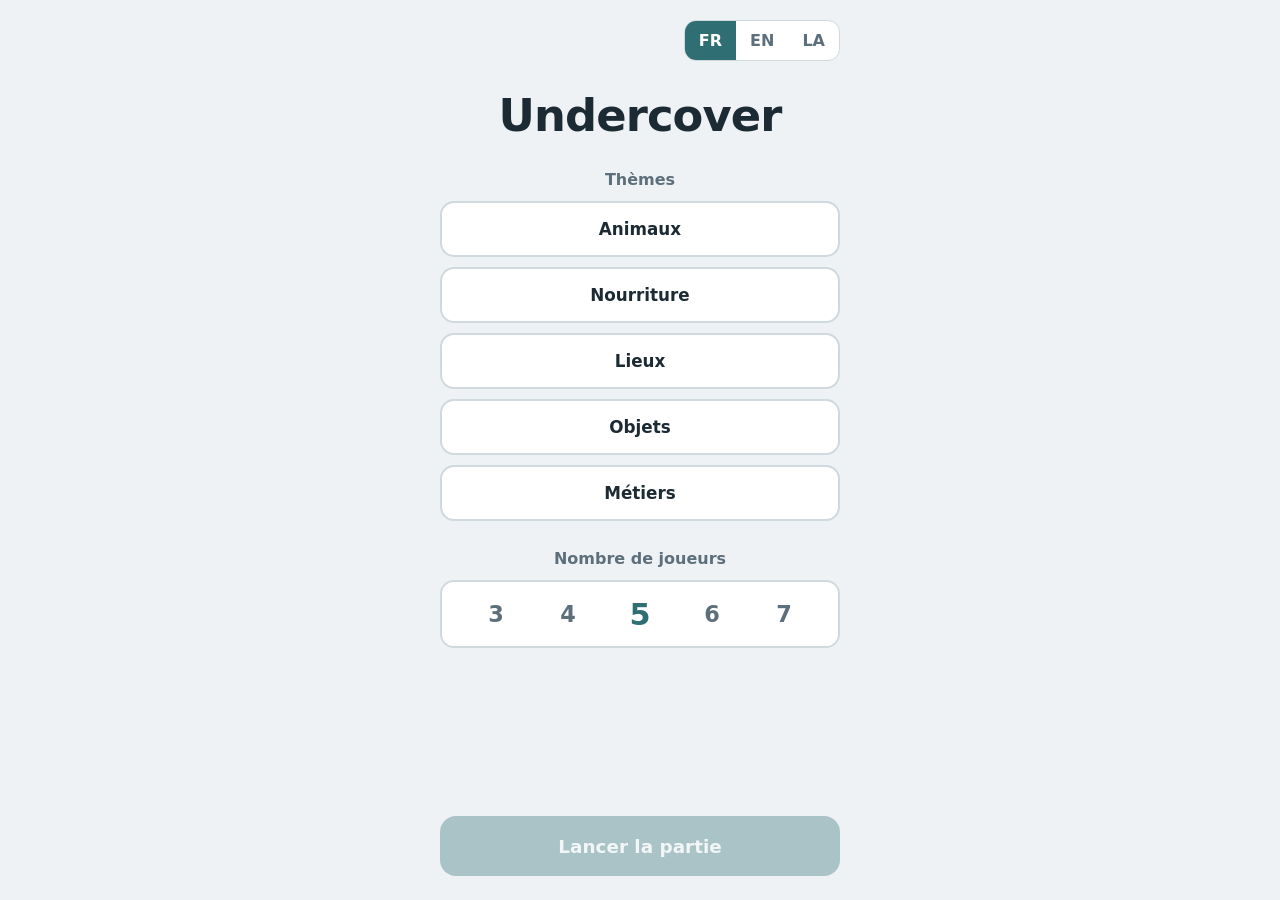
<file: Undercover/index.html>
<!DOCTYPE html>
<html lang="fr">
<head>
  <meta charset="UTF-8">
  <meta name="viewport" content="width=device-width, initial-scale=1, viewport-fit=cover">
  <meta name="theme-color" content="#eef2f4">
  <title>Undercover</title>
  <link rel="stylesheet" href="css/style.css">
</head>
<body class="light">

  <!-- Page [accueil] -->
  <main id="home" class="screen">
    <header class="topbar">
      <div class="langs" role="group" aria-label="Langue">
        <button class="lang" data-lang="fr">FR</button>
        <button class="lang" data-lang="en">EN</button>
        <button class="lang" data-lang="la">LA</button>
      </div>
    </header>
    <h1 id="title">Undercover</h1>

    <section>
      <h2 data-i18n="themes">Thèmes</h2>
      <div id="themes" class="themes"></div>
    </section>

    <section>
      <h2 data-i18n="players">Joueurs</h2>
      <div id="wheel" class="wheel" aria-label="Nombre de joueurs"></div>
    </section>

    <button id="start" class="btn primary" disabled data-i18n="start">Lancer la partie</button>
    <p id="error" class="error" hidden></p>
  </main>

  <!-- Page [joueur] -->
  <main id="player" class="screen" hidden>
    <h1 id="player-name"></h1>
    <button id="see" class="btn primary" data-i18n="see">Voir le mot</button>
  </main>

  <!-- Page [mot] -->
  <main id="word" class="screen" hidden>
    <p id="word-text" class="word"></p>
    <button id="next" class="btn primary" data-i18n="next">Suivant</button>
  </main>

  <!-- Page [rejouer] -->
  <main id="end" class="screen" hidden>
    <h1 data-i18n="done">Tout le monde a son mot</h1>
    <button id="replay" class="btn primary" data-i18n="replay">Rejouer</button>
    <button id="back" class="btn secondary" data-i18n="home">Accueil</button>
  </main>

  <script src="js/i18n.js"></script>
  <script src="js/app.js"></script>
</body>
</html>
</file>
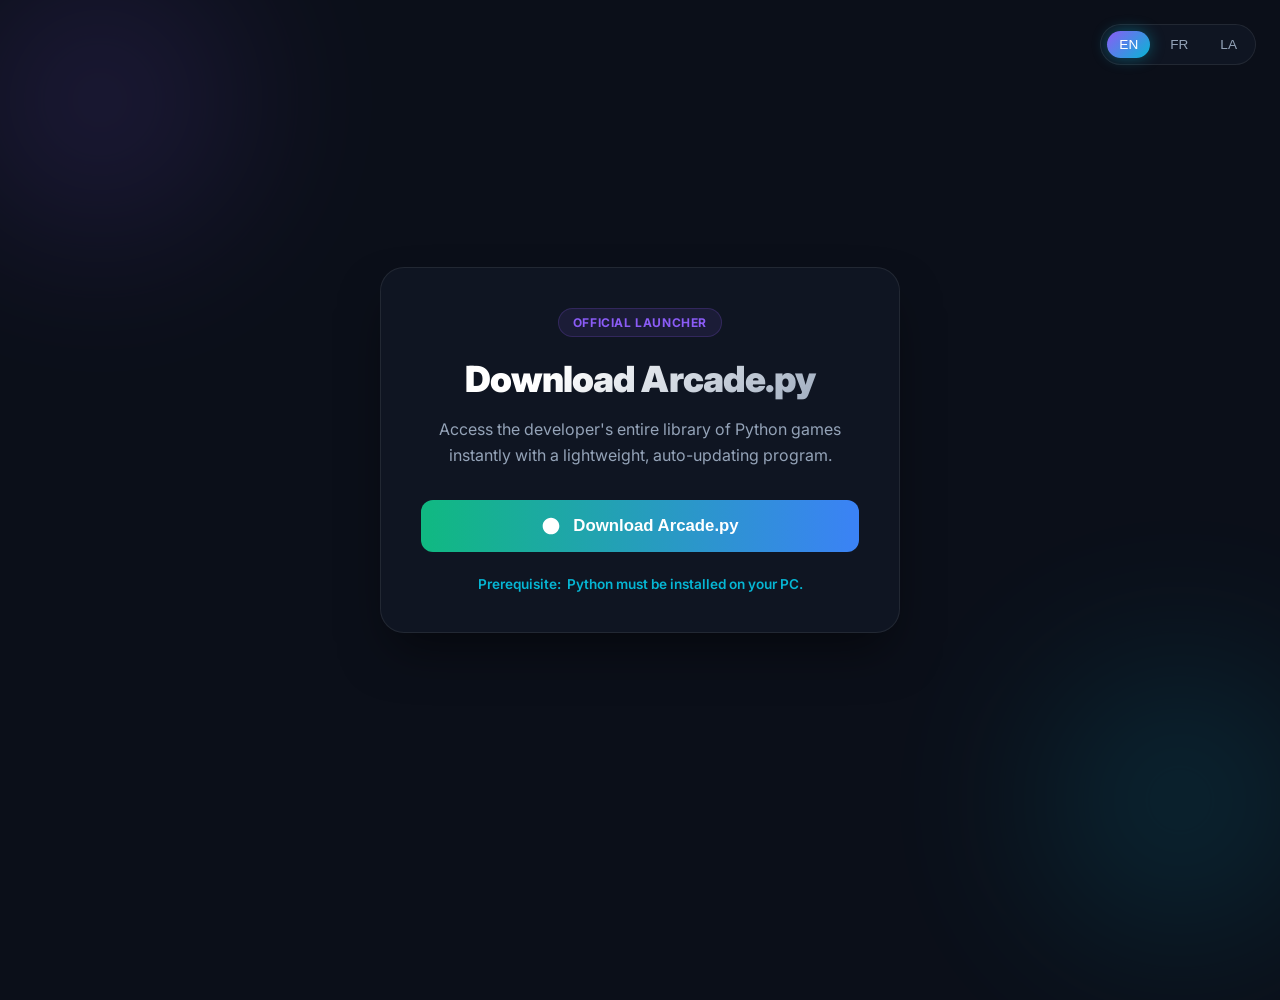
<file: Arcade.html>
<!DOCTYPE html>
<html lang="en">
<head>
    <meta charset="UTF-8">
    <meta name="viewport" content="width=device-width, initial-scale=1.0">
    <title>Download Arcade.py</title>
    <!-- Police Inter pour un design sobre et propre -->
    <link href="https://fonts.googleapis.com/css2?family=Inter:wght@300;400;500;700;900&display=swap" rel="stylesheet">
    <style>
        :root {
            --bg-color: #0b0f19;
            --card-bg: rgba(18, 24, 38, 0.75);
            --border-color: rgba(255, 255, 255, 0.08);
            --text-primary: #f8fafc;
            --text-secondary: #94a3b8;
            --accent-1: #8b5cf6; /* Violet */
            --accent-2: #06b6d4; /* Cyan */
            --accent-3: #ec4899; /* Rose */
        }

        * {
            box-sizing: border-box;
            margin: 0;
            padding: 0;
        }

        body {
            font-family: 'Inter', sans-serif;
            background-color: var(--bg-color);
            color: var(--text-primary);
            min-height: 100vh;
            display: flex;
            flex-direction: column;
            align-items: center;
            justify-content: center;
            position: relative;
            overflow-x: hidden;
        }

        /* Effets d'arrière-plan lumineux et colorés */
        body::before {
            content: '';
            position: absolute;
            width: 400px;
            height: 400px;
            background: radial-gradient(circle, var(--accent-1) 0%, transparent 70%);
            top: -100px;
            left: -100px;
            opacity: 0.2;
            z-index: -1;
            filter: blur(80px);
        }

        body::after {
            content: '';
            position: absolute;
            width: 400px;
            height: 400px;
            background: radial-gradient(circle, var(--accent-2) 0%, transparent 70%);
            bottom: -100px;
            right: -100px;
            opacity: 0.2;
            z-index: -1;
            filter: blur(80px);
        }

        /* Sélecteur de langue */
        .lang-selector {
            position: absolute;
            top: 24px;
            right: 24px;
            display: flex;
            gap: 8px;
            background: var(--card-bg);
            padding: 6px;
            border-radius: 9999px;
            border: 1px solid var(--border-color);
            backdrop-filter: blur(12px);
        }

        .lang-btn {
            background: transparent;
            border: none;
            color: var(--text-secondary);
            padding: 6px 12px;
            font-size: 0.85rem;
            font-weight: 500;
            cursor: pointer;
            border-radius: 9999px;
            transition: all 0.2s ease;
        }

        .lang-btn.active {
            background: linear-gradient(135deg, var(--accent-1), var(--accent-2));
            color: white;
            box-shadow: 0 0 15px rgba(6, 182, 212, 0.4);
        }

        .lang-btn:hover:not(.active) {
            color: var(--text-primary);
        }

        /* Conteneur principal (Carte) */
        .container {
            width: 100%;
            max-width: 520px;
            padding: 40px;
            background: var(--card-bg);
            border: 1px solid var(--border-color);
            border-radius: 24px;
            backdrop-filter: blur(20px);
            box-shadow: 0 25px 50px -12px rgba(0, 0, 0, 0.5);
            text-align: center;
            margin: 20px;
        }

        .badge {
            display: inline-block;
            padding: 6px 14px;
            background: rgba(139, 92, 242, 0.1);
            color: var(--accent-1);
            border: 1px solid rgba(139, 92, 242, 0.2);
            border-radius: 99px;
            font-size: 0.75rem;
            font-weight: 700;
            text-transform: uppercase;
            letter-spacing: 0.05em;
            margin-bottom: 20px;
        }

        h1 {
            font-size: 2.25rem;
            font-weight: 900;
            letter-spacing: -0.025em;
            margin-bottom: 16px;
            background: linear-gradient(135deg, #fff 30%, var(--text-secondary) 100%);
            -webkit-background-clip: text;
            -webkit-text-fill-color: transparent;
        }

        p {
            color: var(--text-secondary);
            font-size: 1rem;
            line-height: 1.6;
            margin-bottom: 32px;
        }

        /* Animations de transition des couleurs du bouton */
        @keyframes spectrumCycle {
            0% { background-position: 0% 50%; }
            50% { background-position: 100% 50%; }
            100% { background-position: 0% 50%; }
        }

        @keyframes glowCycle {
            0% { box-shadow: 0 10px 25px -5px rgba(139, 92, 242, 0.4); }
            33% { box-shadow: 0 10px 25px -5px rgba(6, 182, 212, 0.4); }
            66% { box-shadow: 0 10px 25px -5px rgba(236, 72, 153, 0.4); }
            100% { box-shadow: 0 10px 25px -5px rgba(139, 92, 242, 0.4); }
        }

        /* Bouton de téléchargement stylisé avec spectre dynamique */
        .download-btn {
            display: inline-flex;
            align-items: center;
            justify-content: center;
            gap: 12px;
            width: 100%;
            padding: 16px 28px;
            background: linear-gradient(270deg, var(--accent-1), var(--accent-2), var(--accent-3), #3b82f6, #10b981);
            background-size: 400% 400%;
            animation: spectrumCycle 10s ease infinite, glowCycle 10s ease infinite;
            color: white;
            font-size: 1.05rem;
            font-weight: 600;
            text-decoration: none;
            border-radius: 12px;
            transition: transform 0.3s ease, filter 0.3s ease;
            border: none;
            cursor: pointer;
        }

        .download-btn:hover {
            transform: translateY(-2px);
            filter: brightness(1.15);
        }

        .download-btn svg {
            width: 20px;
            height: 20px;
            fill: currentColor;
            transition: transform 0.3s ease;
        }

        .download-btn:hover svg {
            transform: translateY(3px);
        }

        /* Note sur les prérequis */
        .prerequisite {
            margin-top: 24px;
            font-size: 0.85rem;
            color: var(--text-secondary);
            display: flex;
            align-items: center;
            justify-content: center;
            gap: 6px;
        }

        .prerequisite span {
            color: var(--accent-2);
            font-weight: 600;
        }
    </style>
</head>
<body>

    <!-- Sélecteur de langues -->
    <div class="lang-selector">
        <button class="lang-btn active" onclick="setLanguage('en')">EN</button>
        <button class="lang-btn" onclick="setLanguage('fr')">FR</button>
        <button class="lang-btn" onclick="setLanguage('la')">LA</button>
    </div>

    <!-- Contenu principal -->
    <div class="container">
        <div class="badge" data-i18n="badge">Official Launcher</div>
        <h1 data-i18n="title">Download Arcade.py</h1>
        <p data-i18n="description">
            Access the developer's entire library of Python games instantly with a lightweight, auto-updating program.
        </p>
        
        <!-- Bouton utilisant la fonction JS pour forcer le téléchargement -->
        <button class="download-btn" onclick="downloadFile()">
            <svg viewBox="0 0 24 24">
                <path d="M12 2C6.48 2 2 6.48 2 12s4.48 10 10 10 10-4.48 10-10S17.52 2 12 2zm1 14.59V7h-2v9.59l-3.29-3.3-1.42 1.42L12 20.42l5.71-5.71-1.42-1.42L13 16.59z"/>
            </svg>
            <span data-i18n="btnText">Download Arcade.py</span>
        </button>

        <div class="prerequisite">
            <span data-i18n="reqTitle">Prerequisite:</span> 
            <span data-i18n="reqDesc">Python must be installed on your PC.</span>
        </div>
    </div>

    <script>
        // Remplacez cette URL par votre lien brut GitHub (raw.githubusercontent.com/...)
        const GITHUB_RAW_URL = "https://raw.githubusercontent.com/carl254917-netizen/ressources/main/Arcade.py";

        async function downloadFile() {
            try {
                // Récupère le contenu du fichier via l'API fetch
                const response = await fetch(GITHUB_RAW_URL);
                if (!response.ok) throw new Error("Erreur réseau");
                
                const blob = await response.blob();
                const blobUrl = window.URL.createObjectURL(blob);
                
                // Crée un lien virtuel invisible pour déclencher le téléchargement direct
                const a = document.createElement('a');
                a.href = blobUrl;
                a.download = 'Arcade.py';
                document.body.appendChild(a);
                a.click();
                
                // Nettoyage
                document.body.removeChild(a);
                window.URL.revokeObjectURL(blobUrl);
            } catch (error) {
                // En cas de blocage CORS inattendu, bascule vers une ouverture directe
                window.open(GITHUB_RAW_URL, '_blank');
            }
        }

        // Dictionnaire des traductions
        const translations = {
            en: {
                badge: "OfficialLauncher",
                title: "Download Arcade.py",
                description: "Access the developer's entire library of Python games instantly with a lightweight, auto-updating program.",
                btnText: "Download Arcade.py",
                reqTitle: "Prerequisite:",
                reqDesc: "Python must be installed on your PC."
            },
            fr: {
                badge: "Lanceur Officiel",
                title: "Télécharger Arcade.py",
                description: "Accédez à l'intégralité des jeux Python du développeur grâce à un programme léger et auto-mis-à-jour.",
                btnText: "Télécharger Arcade.py",
                reqTitle: "Prérequis :",
                reqDesc: "Python doit être installé sur votre PC."
            },
            la: {
                badge: "Officialis Applicatio",
                title: "Demerge Arcade.py",
                description: "Totum ludorum Pythonicorum repertorium per leve et auto-renovatum programma statim accede.",
                btnText: "Demerge Arcade.py",
                reqTitle: "Praerequisitum:",
                reqDesc: "Python in computatro tuo installatum esse debet."
            }
        };

        function setLanguage(lang) {
            document.querySelectorAll("[data-i18n]").forEach(element => {
                const key = element.getAttribute("data-i18n");
                if (translations[lang] && translations[lang][key]) {
                    element.textContent = translations[lang][key];
                }
            });

            document.querySelectorAll(".lang-btn").forEach(btn => {
                btn.classList.remove("active");
                if (btn.textContent.toLowerCase() === lang) {
                    btn.classList.add("active");
                }
            });

            document.documentElement.lang = lang;
        }
    </script>
</body>
</html>
</file>
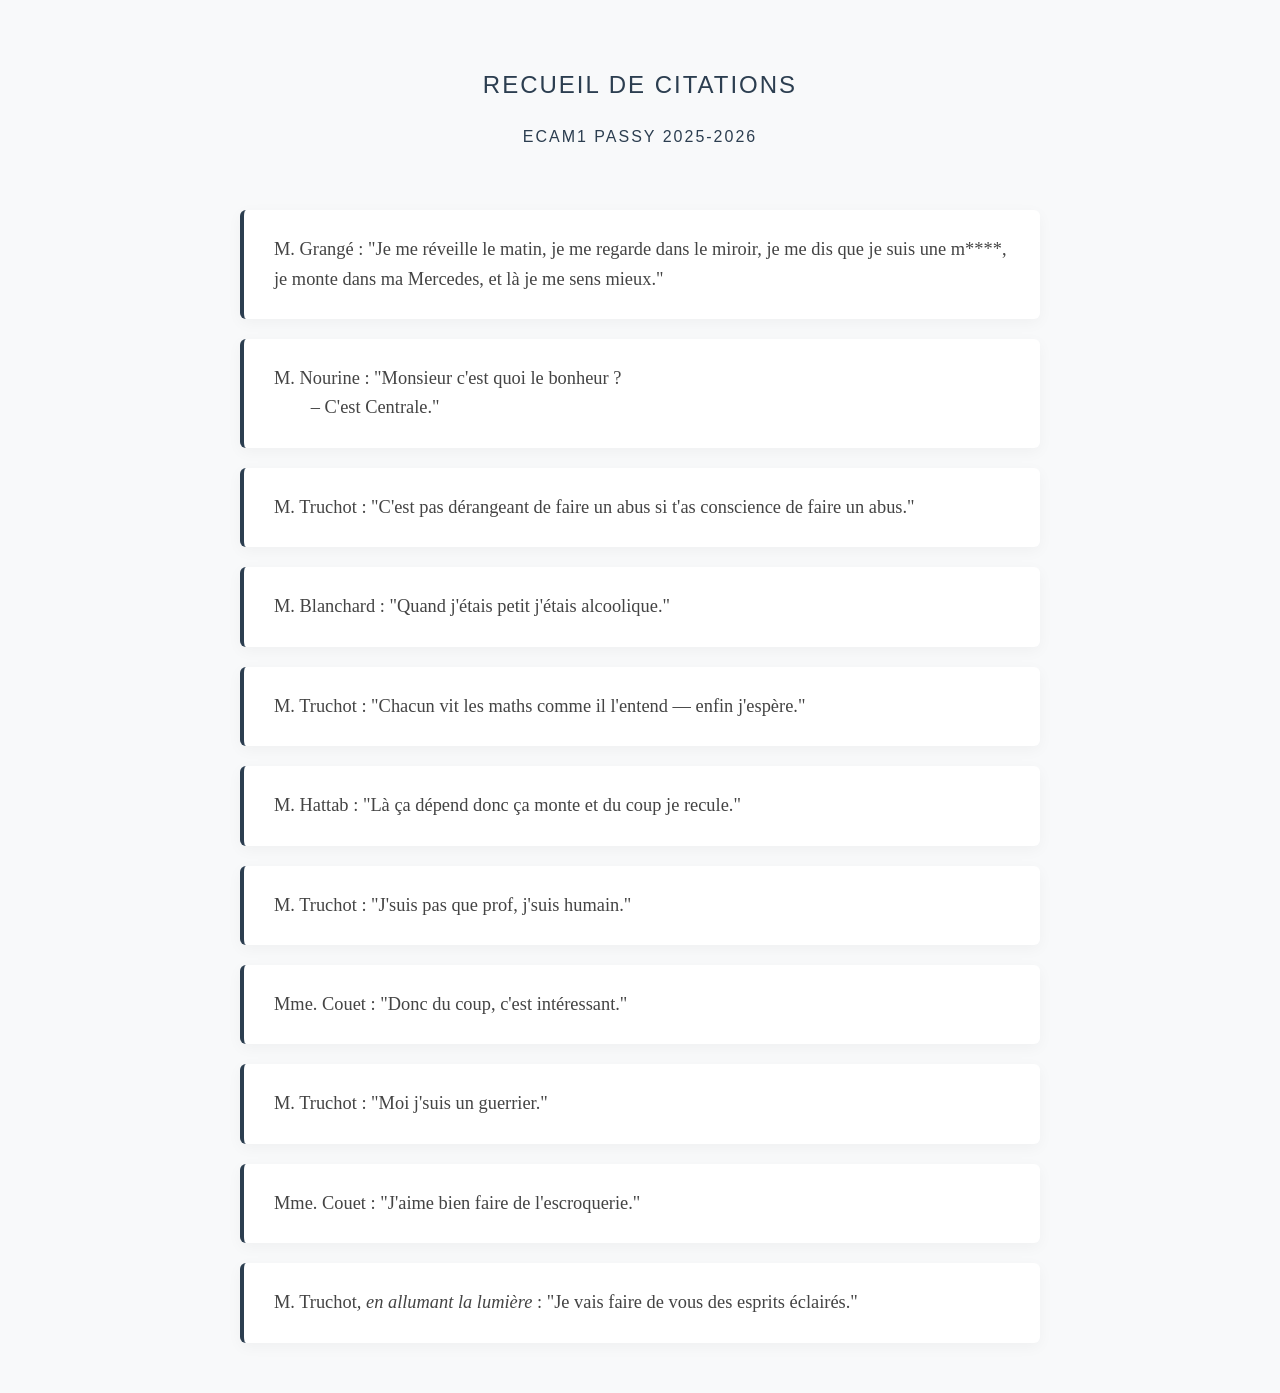
<file: Citations_Profs_ECAM.html>
<!DOCTYPE html>
<html lang="fr">
<head>
    <meta charset="UTF-8">
    <meta name="viewport" content="width=device-width, initial-scale=1.0">
    <title>Recueil de Citations</title>
    <style>
        /* --- Styles globaux --- */
        :root {
            --primary-color: #2c3e50;
            --bg-color: #f8f9fa;
            --card-bg: #ffffff;
            --text-color: #333333;
        }

        body {
            font-family: -apple-system, BlinkMacSystemFont, "Segoe UI", Roboto, Helvetica, Arial, sans-serif;
            background-color: var(--bg-color);
            color: var(--text-color);
            line-height: 1.6;
            margin: 0;
            padding: 50px 20px;
        }

        .container {
            max-width: 800px;
            margin: 0 auto;
        }

        h1 {
            text-align: center;
            color: var(--primary-color);
            font-weight: 300;
            letter-spacing: 2px;
            margin-bottom: 20px;
            text-transform: uppercase;
            font-size: 1.5em;
        }

        h2 {
            text-align: center;
            color: var(--primary-color);
            font-weight: 300;
            letter-spacing: 2px;
            margin-bottom: 60px;
            text-transform: uppercase;
            font-size: 1em;
        }

        /* --- Liste des citations --- */
        #quotes-container {
            display: flex;
            flex-direction: column;
            gap: 20px;
        }

        .quote-card {
            background: var(--card-bg);
            padding: 25px 30px;
            border-radius: 6px;
            box-shadow: 0 4px 15px rgba(0, 0, 0, 0.04);
            border-left: 4px solid var(--primary-color);
            font-family: "Georgia", serif;
            font-size: 1.15em;
            color: #444;
            transition: transform 0.2s ease;
        }

        .quote-card:hover {
            transform: translateY(-2px);
        }
    </style>
</head>
<body>

    <div class="container">
        <h1>Recueil de Citations</h1>
        <h2>ECAM1 Passy 2025-2026</h2>
        <div id="quotes-container">
            </div>
    </div>

    <script>
        /* * BASE DE DONNÉES DES CITATIONS
         * Pour ajouter une citation, ajoutez simplement un bloc entre les accolades.
         * Laissez 'context' vide ("") si vous n'en avez pas besoin.
         */
        const quotesDatabase = [
            {
                author: "M. Grangé",
                context: "",
                text: "Je me réveille le matin, je me regarde dans le miroir, je me dis que je suis une m****, je monte dans ma Mercedes, et là je me sens mieux."
            },
            {
                author: "M. Nourine",
                context: "",
                text: "Monsieur c'est quoi le bonheur ?<br>&nbsp;&nbsp;&nbsp;&nbsp;&nbsp;&nbsp;&nbsp;&nbsp;– C'est Centrale."
            },
            {
                author: "M. Truchot",
                context: "",
                text: "C'est pas dérangeant de faire un abus si t'as conscience de faire un abus."
            },
            {
                author: "M. Blanchard",
                context: "",
                text: "Quand j'étais petit j'étais alcoolique."
            },
            {
                author: "M. Truchot",
                context: "",
                text: "Chacun vit les maths comme il l'entend — enfin j'espère."
            },
            {
                author: "M. Hattab",
                context: "",
                text: "Là ça dépend donc ça monte et du coup je recule."
            },
            {
                author: "M. Truchot",
                context: "",
                text: "J'suis pas que prof, j'suis humain."
            },
            {
                author: "Mme. Couet",
                context: "",
                text: "Donc du coup, c'est intéressant."
            },
            {
                author: "M. Truchot",
                context: "",
                text: "Moi j'suis un guerrier."
            },
            {
                author: "Mme. Couet",
                context: "",
                text: "J'aime bien faire de l'escroquerie."
            },
            {
                author: "M. Truchot",
                context: "en allumant la lumière",
                text: "Je vais faire de vous des esprits éclairés."
            }
        ];

        // Fonction pour formater et afficher les citations
        function displayQuotes() {
            const container = document.getElementById('quotes-container');

            quotesDatabase.forEach(quote => {
                // Gestion de la présence ou non du contexte pour la virgule
                const contextString = quote.context ? `, ${quote.context}` : "";
                
                // Formatage final : [auteur, contexte : "citation"]
                const finalFormat = `${quote.author}<i>${contextString}</i> : "${quote.text}"`;

                // Création et insertion de l'élément HTML
                const quoteElement = document.createElement('div');
                quoteElement.className = 'quote-card';
                quoteElement.innerHTML = finalFormat;
                
                container.appendChild(quoteElement);
            });
        }

        // Lancement de l'affichage au chargement de la page
        displayQuotes();
    </script>
</body>
</html>
</file>
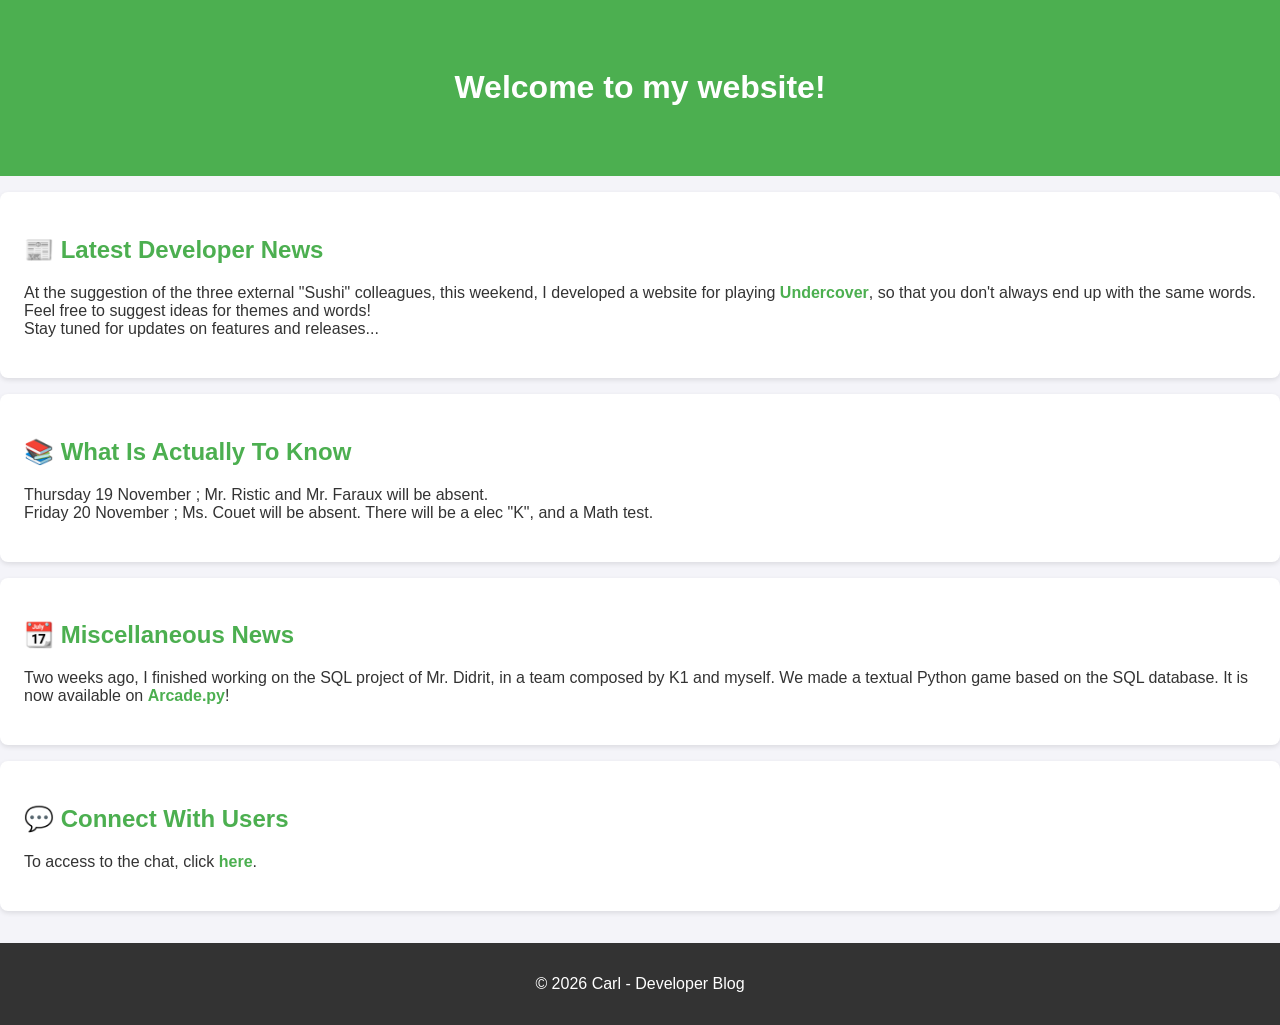
<file: etc.html>
<!DOCTYPE html>
<html>
<head>
  <meta charset="UTF-8">
  <meta name="viewport" content="width=device-width, initial-scale=1.0">
  <title>Carl's Website</title>
  <style>
    body {
      font-family: Arial, sans-serif;
      margin: 0;
      padding: 0;
      background: #f4f4f9;
      color: #333;
    }

    header {
      background: #4CAF50;
      color: white;
      padding: 3rem;
      text-align: center;
    }

    section {
      padding: 1.5rem;
      margin: 1rem auto;
      max-width: 1300px;
      background: white;
      border-radius: 8px;
      box-shadow: 0 2px 5px rgba(0,0,0,0.1);
    }

    h2 {
      color: #4CAF50;
      font-size: 1.5rem;
    }

    a {
      color: #4CAF50;
      text-decoration: none;
      font-weight: bold;
    }

    a:hover {
      text-decoration: underline;
    }

    footer {
      text-align: center;
      padding: 1rem;
      background: #333;
      color: white;
      margin-top: 2rem;
    }

    .welcome-image {
      display: block;
      max-width: 100%;
      height: auto;
      margin: 0 auto; /* centre l’image */
    }

    /* Responsive tweaks */
    @media (max-width: 600px) {
      header h1 {
        font-size: 1.5rem;
      }

      section {
        padding: 1rem;
        margin: 0.5rem;
      }

      h2 {
        font-size: 1.2rem;
      }

      p {
        font-size: 1rem;
      }
    }
  </style>
</head>
<body>

  <header>
    <h1>
      <!-- 
      <img src="https://raw.githubusercontent.com/carl254917-netizen/ressources/main/welcome.png" alt="Welcome to my website!" class="welcome-image" width="400">
      -->
      Welcome to my website!
    </h1>
  </header>

  <section>
    <h2>📰 Latest Developer News</h2>
    <p>
        At the suggestion of the three external "Sushi" colleagues, this weekend, I developed a website for playing 
        <a href="https://carl254917-netizen.github.io/website/Undercover/index.html">Undercover</a>, so that you don't always end up with the same words.
        Feel free to suggest ideas for themes and words!
        <br>
        Stay tuned for updates on features and releases...
    </p>
  </section>

  <section>
    <h2>📚 What Is Actually To Know</h2>
    <p>
        Thursday 19 November ; Mr. Ristic and Mr. Faraux will be absent.
        <br>
        Friday 20 November ; Ms. Couet will be absent. There will be a elec "K", and a Math test.
    </p>
  </section>

  <section>
    <h2>📆 Miscellaneous News</h2>
    <p>
        Two weeks ago, I finished working on the SQL project of Mr. Didrit, in a team composed by K1 and myself.
        We made a textual Python game based on the SQL database. It is now available on <a href="https://carl254917-netizen.github.io/website/Arcade.html">Arcade.py</a>!
    </p>
  </section>

  <section>
    <h2>💬 Connect With Users</h2>
    <p>To access to the chat, click <a href="https://chat-en-ligne.onrender.com/">here</a>.</p>
  </section>

  <footer>
    <p>&copy; 2026 Carl - Developer Blog</p>
  </footer>

</body>
</html>
</file>
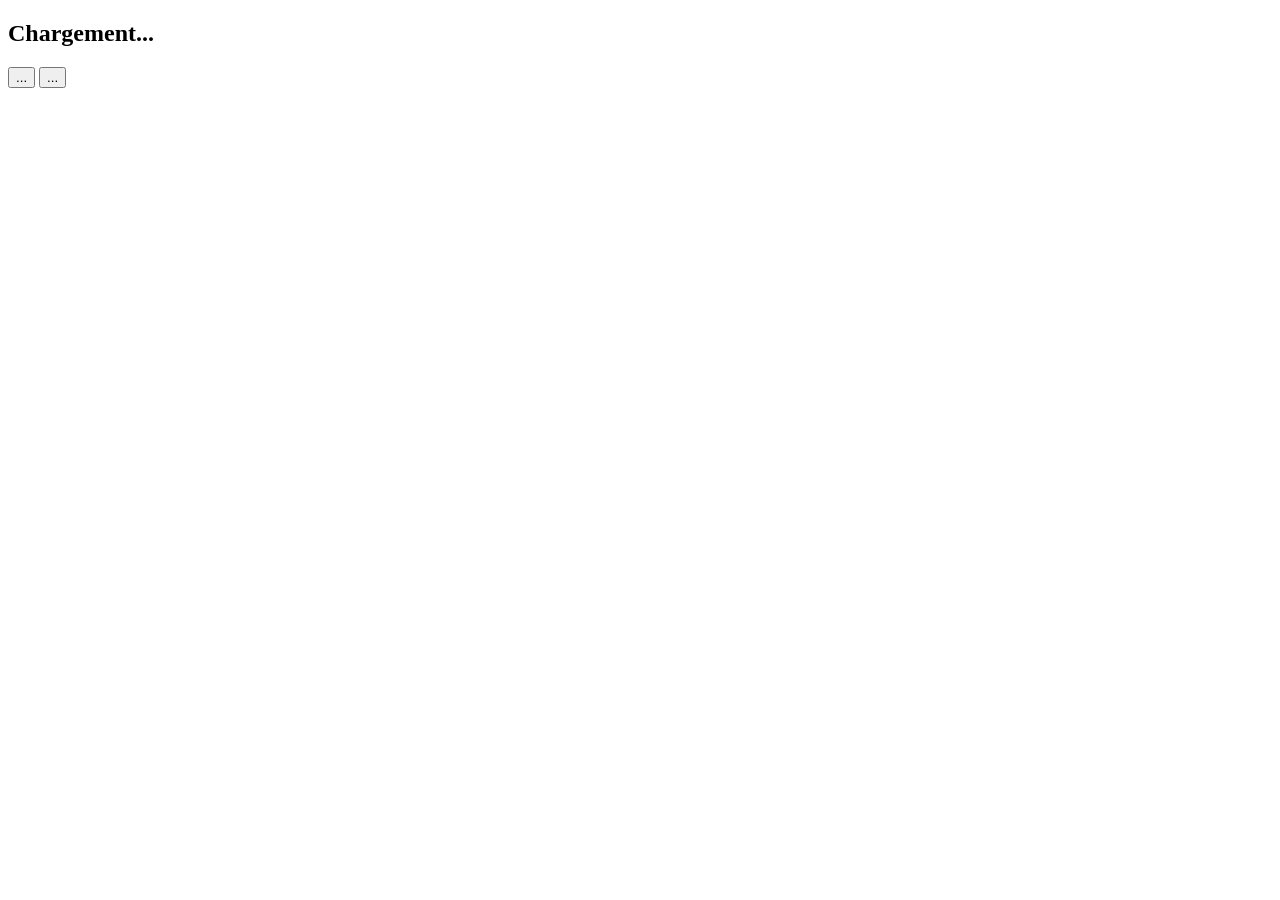
<file: FruitsMash.html>
<!DOCTYPE html>
<html lang="fr">
<head>
  <meta charset="UTF-8">
  <title>FruitsMash</title>
</head>
<body>
  <h2 id="question">Chargement...</h2>
  <button id="btn1">...</button>
  <button id="btn2">...</button>

  <script>
    const API_URL = "https://script.google.com/macros/s/AKfycbwODS6RAgTf9eMgVPJ77LBSQSPrvMBm1-9dqcYcQFPqLqx2MAA4OuKHj-2rxmlO1QSedw/exec";
    let fruit1, fruit2, critere;

    async function loadMatchup() {
      const res = await fetch(API_URL);
      const data = await res.json();

      fruit1 = data.fruit1;
      fruit2 = data.fruit2;
      critere = data.critere;

      document.getElementById("question").textContent = `Cliquez sur le plus ${critere} :`;
      document.getElementById("btn1").textContent = fruit1;
      document.getElementById("btn2").textContent = fruit2;
    }

    async function vote(winner) {
      const formData = new URLSearchParams();
      formData.append("fruit1", fruit1);
      formData.append("fruit2", fruit2);
      formData.append("critere", critere);
      formData.append("winner", winner);

      const res = await fetch(API_URL, {
        method: "POST",
        body: formData
      });

      const result = await res.text(); // ou .json() si tu renvoies du JSON
      console.log("Résultat du vote :", result);
      loadMatchup();
    }


    document.getElementById("btn1").addEventListener("click", () => vote(fruit1));
    document.getElementById("btn2").addEventListener("click", () => vote(fruit2));

    loadMatchup();
  </script>
</body>
</html>
</file>
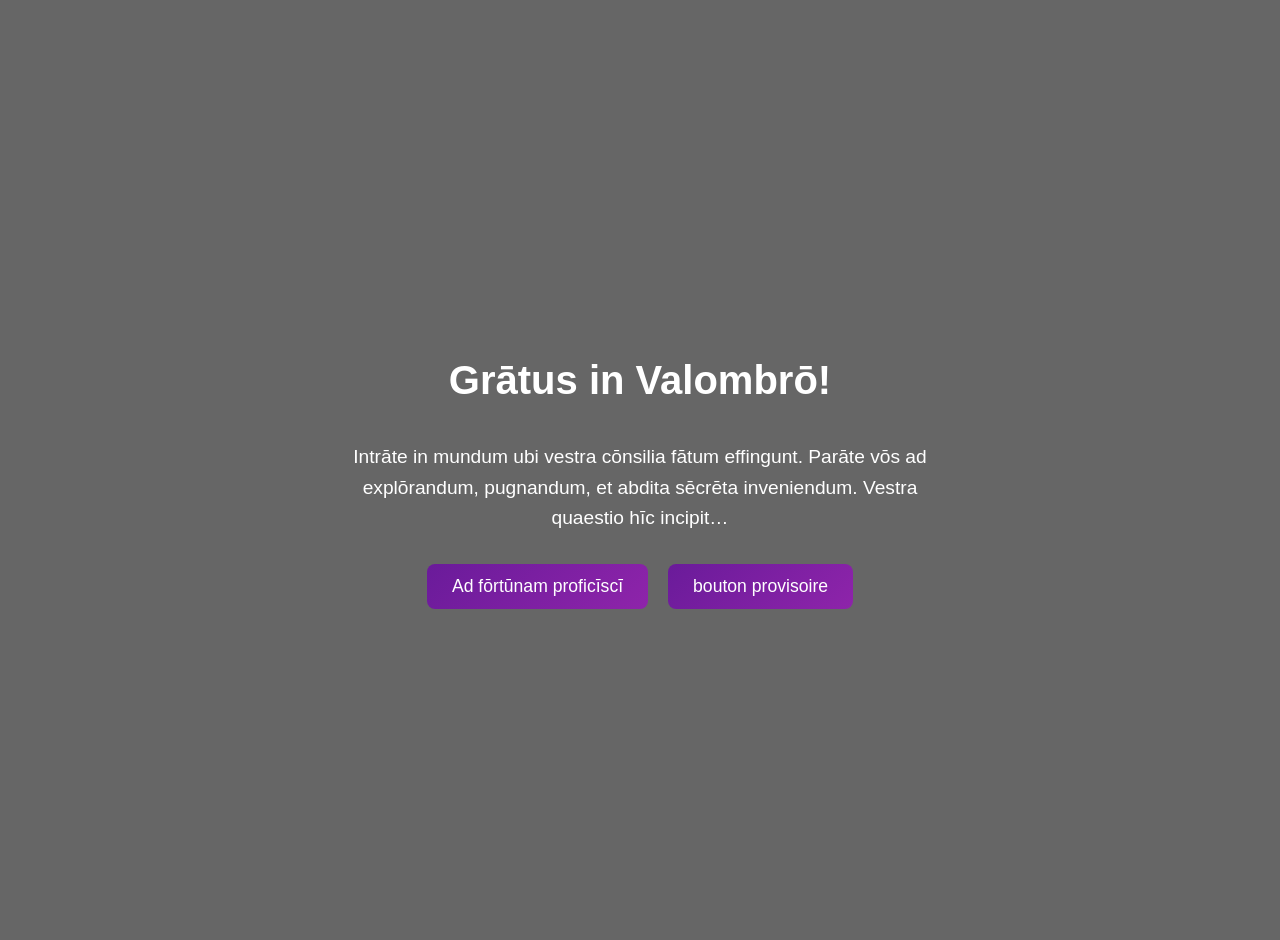
<file: latinJDR.html>
<!DOCTYPE html>
<html>
<head>
  <meta charset="UTF-8">
  <meta name="viewport" content="width=device-width, initial-scale=1.0">
  <title>Introduction au Jeu de Rôle</title>
  <style>
    body {
      margin: 0;
      padding: 0;
      font-family: 'Segoe UI', Tahoma, Geneva, Verdana, sans-serif;
      color: #fff;
      text-align: center;
      background: url('https://raw.githubusercontent.com/carl254917-netizen/ressources/main/ancient_map.png') no-repeat center center fixed;
      background-size: cover;
    }

    .overlay {
      background-color: rgba(0, 0, 0, 0.6);
      min-height: 100vh;
      display: flex;
      flex-direction: column;
      justify-content: center;
      align-items: center;
      padding: 20px;
    }

    h1 {
      font-size: 2.5em;
      margin-bottom: 20px;
    }

    p {
      max-width: 600px;
      font-size: 1.2em;
      line-height: 1.6;
      margin-bottom: 30px;
    }

    /* Conteneur des boutons côte à côte */
    .button-container {
      display: flex;
      gap: 20px; /* espace entre les boutons */
      flex-wrap: wrap; /* permet de passer en dessous si écran trop petit */
      justify-content: center;
    }

    .btn {
      padding: 12px 25px;
      font-size: 1.1em;
      color: #fff;
      background: linear-gradient(135deg, #6a1b9a, #8e24aa);
      border: none;
      border-radius: 8px;
      text-decoration: none;
      transition: transform 0.2s, background 0.3s;
    }

    .btn:hover {
      transform: scale(1.05);
      background: linear-gradient(135deg, #8e24aa, #ab47bc);
    }

    @media (max-width: 600px) {
      h1 {
        font-size: 1.8em;
      }
      p {
        font-size: 1em;
      }
      .button-container {
        flex-direction: column; /* sur smartphone, les boutons passent l’un sous l’autre */
        gap: 15px;
      }
      .btn {
        width: 80%;
        font-size: 1em;
      }
    }
  </style>
</head>
<body>
  <div class="overlay">
    <h1>Grātus in Valombrō!</h1>
    <p>
      Intrāte in mundum ubi vestra cōnsilia fātum effingunt. Parāte vōs ad explōrandum, pugnandum, et abdita sēcrēta inveniendum. Vestra quaestio hīc incipit…
    </p>
    <div class="button-container">
      <a href="page-personnage.html" class="btn">Ad fōrtūnam proficīscī</a>
      <a href="page-histoire.html" class="btn">bouton provisoire</a>
    </div>
  </div>
</body>
</html>
</file>
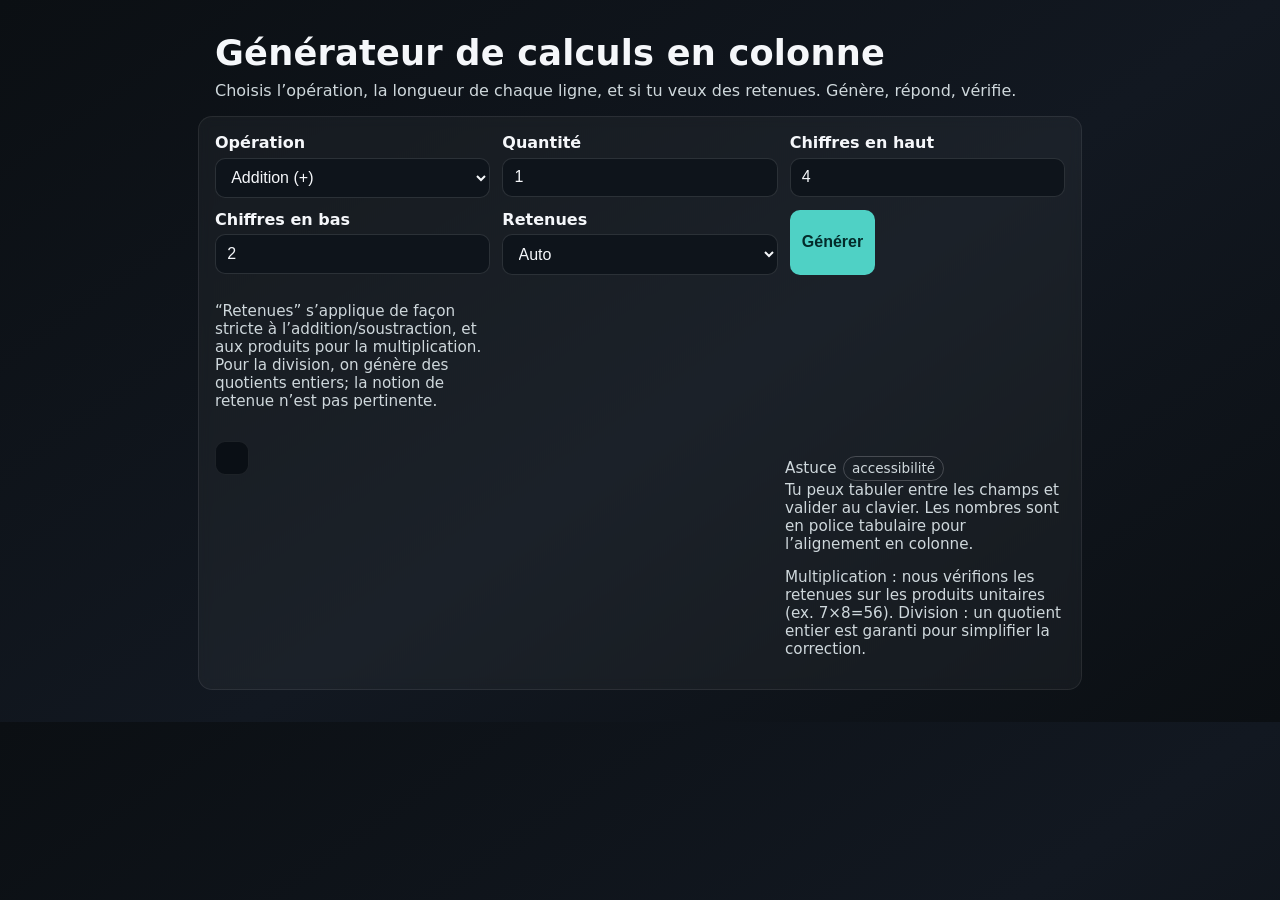
<file: operations.html>
<!doctype html>
<html lang="fr">
<head>
  <meta charset="utf-8" />
  <meta name="viewport" content="width=device-width, initial-scale=1" />
  <title>Calculs en colonne — Générateur accessible</title>
  <style>
    :root {
      --bg: #111;
      --fg: #f5f7fa;
      --muted: #cfd8dc;
      --accent: #4fd1c5;
      --error: #ff6b6b;
      --ok: #51cf66;
    }
    body {
      font-family: system-ui, -apple-system, Segoe UI, Roboto, "Helvetica Neue", Arial, "Noto Sans", "Liberation Sans", sans-serif;
      background: linear-gradient(145deg,#0b0f13,#121821 55%,#0b0f13);
      color: var(--fg);
      margin: 0; padding: 2rem 1rem;
      display: grid; place-items: start center;
    }
    header { max-width: 850px; width: 100%; margin-bottom: 1rem; }
    h1 { font-size: clamp(1.6rem, 2.8vw, 2.2rem); margin: 0 0 .5rem; letter-spacing: .2px; }
    p.lead { color: var(--muted); margin: 0; }

    .panel {
      max-width: 850px; width: 100%;
      background: rgba(255,255,255,0.04);
      border: 1px solid rgba(255,255,255,0.08);
      border-radius: 14px;
      backdrop-filter: blur(6px);
      padding: 1rem;
    }

    form.controls {
      display: grid; gap: .75rem;
      grid-template-columns: repeat(auto-fit, minmax(220px, 1fr));
      margin-bottom: 1rem;
    }
    .control {
      display: flex; flex-direction: column; gap: .35rem;
    }
    label { font-weight: 600; }
    select, input[type="number"], button, input[type="text"] {
      background: #0e141b; color: var(--fg);
      border: 1px solid rgba(255,255,255,0.12);
      border-radius: 10px; padding: .6rem .7rem;
      font-size: 1rem;
    }
    select:focus, input:focus, button:focus { outline: 2px solid var(--accent); outline-offset: 2px; }

    .actions { display: flex; gap: .6rem; }
    button.primary { background: var(--accent); color: #032b2a; border-color: transparent; font-weight: 700; }
    button.secondary { background: transparent; border: 1px solid rgba(255,255,255,0.16); }

    .exercise {
      display: grid; gap: 1rem;
      grid-template-columns: 1fr 280px;
    }
    @media (max-width: 760px) {
      .exercise { grid-template-columns: 1fr; }
    }

    .column-ops {
      display: inline-block;
      padding: 1rem;
      border-radius: 10px;
      background: #0a0f15;
      border: 1px solid rgba(255,255,255,0.08);
      font-variant-numeric: tabular-nums lining-nums;
    }
    .row { display: grid; grid-auto-flow: column; gap: .3rem; justify-content: end; align-items: center; }
    .digit { display: inline-block; min-width: 1ch; text-align: center; }
    .op-sign { margin-right: .4rem; font-weight: 700; color: var(--muted); }
    .separator { height: 1px; background: rgba(255,255,255,0.25); margin: .5rem 0 .4rem; }

    .answer { display: flex; align-items: center; gap: .6rem; }
    .answer input { flex: 1; font-variant-numeric: tabular-nums lining-nums; }
    .feedback[aria-live] { min-height: 1.4rem; }
    .feedback.ok { color: var(--ok); }
    .feedback.err { color: var(--error); }

    .note { color: var(--muted); font-size: .95rem; }
    .pill { display: inline-block; padding: .2rem .5rem; border: 1px solid rgba(255,255,255,0.2); border-radius: 999px; margin-left: .4rem; font-size: .85rem; color: var(--muted); }
  </style>
</head>
<body>
  <header>
    <h1>Générateur de calculs en colonne</h1>
    <p class="lead">Choisis l’opération, la longueur de chaque ligne, et si tu veux des retenues. Génère, répond, vérifie.</p>
  </header>

  <main class="panel" aria-label="Générateur de calculs">
    <form class="controls" id="form" aria-describedby="hint">
      <div class="control">
        <label for="op">Opération</label>
        <select id="op" name="op">
          <option value="+">Addition (+)</option>
          <option value="-">Soustraction (–)</option>
          <option value="×">Multiplication (×)</option>
          <option value="÷">Division (÷)</option>
        </select>
      </div>
      <div class="control">
        <label for="qty">Quantité</label>
        <input id="qty" name="qty" type="number" min="1" max="20" value="1" inputmode="numeric" />
      </div>
      <div class="control">
        <label for="topLen">Chiffres en haut</label>
        <input id="topLen" name="topLen" type="number" min="1" max="8" value="4" inputmode="numeric" />
      </div>
      <div class="control">
        <label for="botLen">Chiffres en bas</label>
        <input id="botLen" name="botLen" type="number" min="1" max="8" value="2" inputmode="numeric" />
      </div>
      <div class="control">
        <label for="retenue">Retenues</label>
        <select id="retenue" name="retenue">
          <option value="auto">Auto</option>
          <option value="avec">Avec retenues</option>
          <option value="sans">Sans retenues</option>
        </select>
      </div>
      <div class="actions">
        <button type="button" class="primary" id="generate">Générer</button>
      </div>
      <p id="hint" class="note">“Retenues” s’applique de façon stricte à l’addition/soustraction, et aux produits pour la multiplication. Pour la division, on génère des quotients entiers; la notion de retenue n’est pas pertinente.</p>
    </form>

    <section class="exercise" aria-live="polite">
      <div>
        <div id="column" class="column-ops" aria-label="Calcul en colonne"></div>
        <div id="feedback" class="feedback" aria-live="polite"></div>
      </div>
      <aside>
        <p class="note">Astuce<span class="pill">accessibilité</span><br/>Tu peux tabuler entre les champs et valider au clavier. Les nombres sont en police tabulaire pour l’alignement en colonne.</p>
        <p class="note">Multiplication : nous vérifions les retenues sur les produits unitaires (ex. 7×8=56). Division : un quotient entier est garanti pour simplifier la correction.</p>
      </aside>
    </section>
  </main>

  <script>
    // Utils
    const randInt = (min, max) => Math.floor(Math.random() * (max - min + 1)) + min;
    const randNDigits = (n) => {
      if (n <= 0) return 0;
      const first = randInt(1, 9);
      let s = String(first);
      for (let i = 1; i < n; i++) s += String(randInt(0, 9));
      return Number(s);
    };
    const padLeftDigits = (numStr, len) => numStr.padStart(len, ' ');
    const toDigits = (num, len) => padLeftDigits(String(num), len).split('');

    // Carry/borrow checks for + and -
    const hasAdditionCarry = (a, b) => {
      const sa = String(a), sb = String(b);
      const len = Math.max(sa.length, sb.length);
      let carry = 0;
      for (let i = 0; i < len; i++) {
        const da = Number(sa[sa.length - 1 - i] ?? 0);
        const db = Number(sb[sb.length - 1 - i] ?? 0);
        const sum = da + db + carry;
        if (sum >= 10) return true;
        carry = sum >= 10 ? 1 : 0;
      }
      return false;
    };
    const additionNoCarry = (a, b) => {
      const sa = String(a), sb = String(b);
      const len = Math.max(sa.length, sb.length);
      for (let i = 0; i < len; i++) {
        const da = Number(sa[sa.length - 1 - i] ?? 0);
        const db = Number(sb[sb.length - 1 - i] ?? 0);
        if (da + db >= 10) return false;
      }
      return true;
    };
    const hasSubBorrow = (a, b) => {
      const sa = String(a), sb = String(b);
      const len = Math.max(sa.length, sb.length);
      let borrow = 0;
      for (let i = 0; i < len; i++) {
        const da = Number(sa[sa.length - 1 - i] ?? 0) - borrow;
        const db = Number(sb[sb.length - 1 - i] ?? 0);
        if (da < db) return true;
        borrow = da < db ? 1 : 0;
      }
      return false;
    };
    const subtractionNoBorrow = (a, b) => {
      const sa = String(a), sb = String(b);
      const len = Math.max(sa.length, sb.length);
      let borrow = 0;
      for (let i = 0; i < len; i++) {
        const da = Number(sa[sa.length - 1 - i] ?? 0) - borrow;
        const db = Number(sb[sb.length - 1 - i] ?? 0);
        if (da < db) return false;
        borrow = 0;
      }
      return true;
    };

    // Multiplication carry check on unit products (at least one >=10 when accounting for carry)
    const hasMultiplicationCarry = (a, b) => {
      const sa = String(a), sb = String(b);
      for (let j = sb.length - 1; j >= 0; j--) {
        let carry = 0;
        const dj = Number(sb[j]);
        for (let i = sa.length - 1; i >= 0; i--) {
          const di = Number(sa[i]);
          const prod = di * dj + carry;
          if (prod >= 10) return true;
          carry = Math.floor(prod / 10);
        }
      }
      return false;
    };
    const multiplicationNoCarry = (a, b) => !hasMultiplicationCarry(a, b);

    // Division: ensure integer quotient
    const makeDivExact = (topLen, botLen) => {
      const divisor = randNDigits(botLen);
      const quotient = randNDigits(Math.max(1, Math.min(topLen - botLen + 1, 5)));
      const dividend = divisor * quotient;
      return { dividend, divisor, quotient };
    };

    function generateProblem(op, topLen, botLen, retenueMode) {
      const maxTries = 500;
      if (op === '+') {
        for (let t = 0; t < maxTries; t++) {
          const a = randNDigits(topLen);
          const b = randNDigits(botLen);
          if (retenueMode === 'avec' && hasAdditionCarry(a, b)) return { a, b, res: a + b };
          if (retenueMode === 'sans' && additionNoCarry(a, b)) return { a, b, res: a + b };
          if (retenueMode === 'auto') return { a, b, res: a + b };
        }
      } else if (op === '-') {
        for (let t = 0; t < maxTries; t++) {
          let a = randNDigits(topLen);
          let b = randNDigits(botLen);
          if (a < b) [a, b] = [b, a]; // éviter résultat négatif
          if (retenueMode === 'avec' && hasSubBorrow(a, b)) return { a, b, res: a - b };
          if (retenueMode === 'sans' && subtractionNoBorrow(a, b)) return { a, b, res: a - b };
          if (retenueMode === 'auto') return { a, b, res: a - b };
        }
      } else if (op === '×') {
        for (let t = 0; t < maxTries; t++) {
          const a = randNDigits(topLen);
          const b = randNDigits(botLen);
          if (retenueMode === 'avec' && hasMultiplicationCarry(a, b)) return { a, b, res: a * b };
          if (retenueMode === 'sans' && multiplicationNoCarry(a, b)) return { a, b, res: a * b };
          if (retenueMode === 'auto') return { a, b, res: a * b };
        }
      } else if (op === '÷') {
        const { dividend, divisor, quotient } = makeDivExact(topLen, botLen);
        return { a: dividend, b: divisor, res: quotient };
      }
      // Fallback si contrainte trop stricte
      return { a: randNDigits(topLen), b: randNDigits(botLen), res: null };
    }

    function renderColumn(op, a, b) {
      const topStr = String(a), botStr = String(b);
      const width = Math.max(topStr.length, botStr.length);
      const topDigits = toDigits(a, width);
      const botDigits = toDigits(b, width);

      const wrap = document.createElement('div');
      // Ligne du haut
      const rowTop = document.createElement('div');
      rowTop.className = 'row';
      topDigits.forEach(d => {
        const s = document.createElement('span');
        s.className = 'digit';
        s.textContent = d;
        rowTop.appendChild(s);
      });

      // Ligne du bas avec signe
      const rowBot = document.createElement('div');
      rowBot.className = 'row';
      const sign = document.createElement('span');
      sign.className = 'op-sign';
      sign.textContent = op;
      rowBot.appendChild(sign);
      botDigits.forEach(d => {
        const s = document.createElement('span');
        s.className = 'digit';
        s.textContent = d;
        rowBot.appendChild(s);
      });

      const sep = document.createElement('div');
      sep.className = 'separator';

      wrap.appendChild(rowTop);
      wrap.appendChild(rowBot);
      wrap.appendChild(sep);
      return wrap;
    }

    function showSolution() {
      currentProblems.forEach((prob, idx) => {
        const fb = document.getElementById(`feedback-${idx}`);
        fb.textContent = `Solution : ${prob.res}`;
        fb.className = 'feedback ok';
      });
    }

    // State
    let currentProblems = [];

    // Génération
    document.getElementById('generate').addEventListener('click', () => {
      const op = document.getElementById('op').value;
      const topLen = Number(document.getElementById('topLen').value);
      const botLen = Number(document.getElementById('botLen').value);
      const retenue = document.getElementById('retenue').value;
      const qty = Number(document.getElementById('qty').value);

      currentProblems = [];
      for (let i = 0; i < qty; i++) {
        currentProblems.push({ op, ...generateProblem(op, topLen, botLen, retenue) });
      }
      updateUI();
    });

    // Mise à jour de l’affichage
    function updateUI() {
      const column = document.getElementById('column');
      column.innerHTML = '';
      currentProblems.forEach((prob, idx) => {
        const block = document.createElement('div');
        block.style.marginBottom = '1rem';
        block.appendChild(renderColumn(prob.op, prob.a, prob.b));

        // champ réponse individuel
        const ans = document.createElement('div');
        ans.className = 'answer';
        const label = document.createElement('label');
        label.textContent = `Résultat #${idx+1}`;
        const input = document.createElement('input');
        input.type = 'text';
        input.inputMode = 'numeric';
        input.dataset.index = idx;
        const btn = document.createElement('button');
        btn.textContent = 'Vérifier';
        btn.addEventListener('click', () => checkAnswer(idx, input.value));
        ans.appendChild(label);
        ans.appendChild(input);
        ans.appendChild(btn);

        const fb = document.createElement('div');
        fb.id = `feedback-${idx}`;
        fb.className = 'feedback';
        fb.setAttribute('aria-live','polite');

        block.appendChild(ans);
        block.appendChild(fb);
        column.appendChild(block);
      });
    }

    // Vérification individuelle
    function checkAnswer(idx, val) {
      const fb = document.getElementById(`feedback-${idx}`);
      const prob = currentProblems[idx];
      if (!val.trim()) {
        fb.textContent = 'Entre une réponse.';
        fb.className = 'feedback err';
        return;
      }
      const num = Number(val);
      if (num === prob.res) {
        fb.textContent = 'Correct ✅';
        fb.className = 'feedback ok';
      } else {
        fb.textContent = `Incorrect ❌ — attendu : ${prob.res}`;
        fb.className = 'feedback err';
      }
    }

    // Accessibilité : validation au clavier (Enter)
    document.getElementById('userAnswer').addEventListener('keydown', (e) => {
      if (e.key === 'Enter') {
        e.preventDefault(); checkAnswer();
      }
    });
  </script>
</body>
</html>
</file>
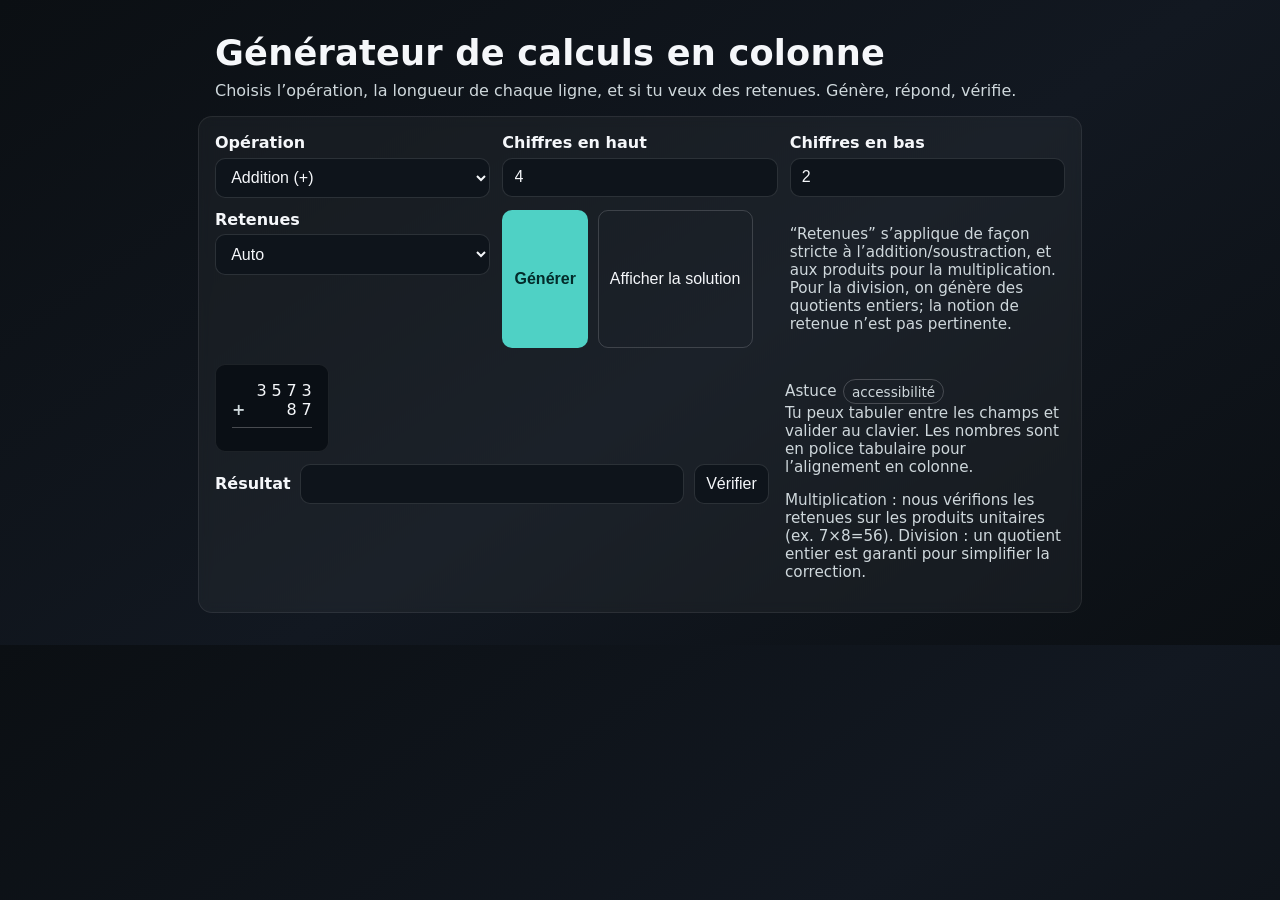
<file: opérations.html>
<!doctype html>
<html lang="fr">
<head>
  <meta charset="utf-8" />
  <meta name="viewport" content="width=device-width, initial-scale=1" />
  <title>Calculs en colonne — Générateur accessible</title>
  <style>
    :root {
      --bg: #111;
      --fg: #f5f7fa;
      --muted: #cfd8dc;
      --accent: #4fd1c5;
      --error: #ff6b6b;
      --ok: #51cf66;
    }
    body {
      font-family: system-ui, -apple-system, Segoe UI, Roboto, "Helvetica Neue", Arial, "Noto Sans", "Liberation Sans", sans-serif;
      background: linear-gradient(145deg,#0b0f13,#121821 55%,#0b0f13);
      color: var(--fg);
      margin: 0; padding: 2rem 1rem;
      display: grid; place-items: start center;
    }
    header { max-width: 850px; width: 100%; margin-bottom: 1rem; }
    h1 { font-size: clamp(1.6rem, 2.8vw, 2.2rem); margin: 0 0 .5rem; letter-spacing: .2px; }
    p.lead { color: var(--muted); margin: 0; }

    .panel {
      max-width: 850px; width: 100%;
      background: rgba(255,255,255,0.04);
      border: 1px solid rgba(255,255,255,0.08);
      border-radius: 14px;
      backdrop-filter: blur(6px);
      padding: 1rem;
    }

    form.controls {
      display: grid; gap: .75rem;
      grid-template-columns: repeat(auto-fit, minmax(220px, 1fr));
      margin-bottom: 1rem;
    }
    .control {
      display: flex; flex-direction: column; gap: .35rem;
    }
    label { font-weight: 600; }
    select, input[type="number"], button, input[type="text"] {
      background: #0e141b; color: var(--fg);
      border: 1px solid rgba(255,255,255,0.12);
      border-radius: 10px; padding: .6rem .7rem;
      font-size: 1rem;
    }
    select:focus, input:focus, button:focus { outline: 2px solid var(--accent); outline-offset: 2px; }

    .actions { display: flex; gap: .6rem; }
    button.primary { background: var(--accent); color: #032b2a; border-color: transparent; font-weight: 700; }
    button.secondary { background: transparent; border: 1px solid rgba(255,255,255,0.16); }

    .exercise {
      display: grid; gap: 1rem;
      grid-template-columns: 1fr 280px;
    }
    @media (max-width: 760px) {
      .exercise { grid-template-columns: 1fr; }
    }

    .column-ops {
      display: inline-block;
      padding: 1rem;
      border-radius: 10px;
      background: #0a0f15;
      border: 1px solid rgba(255,255,255,0.08);
      font-variant-numeric: tabular-nums lining-nums;
    }
    .row { display: grid; grid-auto-flow: column; gap: .3rem; justify-content: end; align-items: center; }
    .digit { display: inline-block; min-width: 1ch; text-align: center; }
    .op-sign { margin-right: .4rem; font-weight: 700; color: var(--muted); }
    .separator { height: 1px; background: rgba(255,255,255,0.25); margin: .5rem 0 .4rem; }

    .answer { display: flex; align-items: center; gap: .6rem; }
    .answer input { flex: 1; font-variant-numeric: tabular-nums lining-nums; }
    .feedback[aria-live] { min-height: 1.4rem; }
    .feedback.ok { color: var(--ok); }
    .feedback.err { color: var(--error); }

    .note { color: var(--muted); font-size: .95rem; }
    .pill { display: inline-block; padding: .2rem .5rem; border: 1px solid rgba(255,255,255,0.2); border-radius: 999px; margin-left: .4rem; font-size: .85rem; color: var(--muted); }
  </style>
</head>
<body>
  <header>
    <h1>Générateur de calculs en colonne</h1>
    <p class="lead">Choisis l’opération, la longueur de chaque ligne, et si tu veux des retenues. Génère, répond, vérifie.</p>
  </header>

  <main class="panel" aria-label="Générateur de calculs">
    <form class="controls" id="form" aria-describedby="hint">
      <div class="control">
        <label for="op">Opération</label>
        <select id="op" name="op">
          <option value="+">Addition (+)</option>
          <option value="-">Soustraction (–)</option>
          <option value="×">Multiplication (×)</option>
          <option value="÷">Division (÷)</option>
        </select>
      </div>
      <div class="control">
        <label for="topLen">Chiffres en haut</label>
        <input id="topLen" name="topLen" type="number" min="1" max="8" value="4" inputmode="numeric" />
      </div>
      <div class="control">
        <label for="botLen">Chiffres en bas</label>
        <input id="botLen" name="botLen" type="number" min="1" max="8" value="2" inputmode="numeric" />
      </div>
      <div class="control">
        <label for="retenue">Retenues</label>
        <select id="retenue" name="retenue">
          <option value="auto">Auto</option>
          <option value="avec">Avec retenues</option>
          <option value="sans">Sans retenues</option>
        </select>
      </div>
      <div class="actions">
        <button type="button" class="primary" id="generate">Générer</button>
        <button type="button" class="secondary" id="reveal" aria-describedby="hint">Afficher la solution</button>
      </div>
      <p id="hint" class="note">“Retenues” s’applique de façon stricte à l’addition/soustraction, et aux produits pour la multiplication. Pour la division, on génère des quotients entiers; la notion de retenue n’est pas pertinente.</p>
    </form>

    <section class="exercise" aria-live="polite">
      <div>
        <div id="column" class="column-ops" aria-label="Calcul en colonne"></div>
        <div class="answer" style="margin-top:.8rem;">
          <label for="userAnswer">Résultat</label>
          <input id="userAnswer" type="text" inputmode="numeric" aria-label="Saisir le résultat" />
          <button type="button" id="check">Vérifier</button>
        </div>
        <div id="feedback" class="feedback" aria-live="polite"></div>
      </div>
      <aside>
        <p class="note">Astuce<span class="pill">accessibilité</span><br/>Tu peux tabuler entre les champs et valider au clavier. Les nombres sont en police tabulaire pour l’alignement en colonne.</p>
        <p class="note">Multiplication : nous vérifions les retenues sur les produits unitaires (ex. 7×8=56). Division : un quotient entier est garanti pour simplifier la correction.</p>
      </aside>
    </section>
  </main>

  <script>
    // Utils
    const randInt = (min, max) => Math.floor(Math.random() * (max - min + 1)) + min;
    const randNDigits = (n) => {
      if (n <= 0) return 0;
      const first = randInt(1, 9);
      let s = String(first);
      for (let i = 1; i < n; i++) s += String(randInt(0, 9));
      return Number(s);
    };
    const padLeftDigits = (numStr, len) => numStr.padStart(len, ' ');
    const toDigits = (num, len) => padLeftDigits(String(num), len).split('');

    // Carry/borrow checks for + and -
    const hasAdditionCarry = (a, b) => {
      const sa = String(a), sb = String(b);
      const len = Math.max(sa.length, sb.length);
      let carry = 0;
      for (let i = 0; i < len; i++) {
        const da = Number(sa[sa.length - 1 - i] ?? 0);
        const db = Number(sb[sb.length - 1 - i] ?? 0);
        const sum = da + db + carry;
        if (sum >= 10) return true;
        carry = sum >= 10 ? 1 : 0;
      }
      return false;
    };
    const additionNoCarry = (a, b) => {
      const sa = String(a), sb = String(b);
      const len = Math.max(sa.length, sb.length);
      for (let i = 0; i < len; i++) {
        const da = Number(sa[sa.length - 1 - i] ?? 0);
        const db = Number(sb[sb.length - 1 - i] ?? 0);
        if (da + db >= 10) return false;
      }
      return true;
    };
    const hasSubBorrow = (a, b) => {
      const sa = String(a), sb = String(b);
      const len = Math.max(sa.length, sb.length);
      let borrow = 0;
      for (let i = 0; i < len; i++) {
        const da = Number(sa[sa.length - 1 - i] ?? 0) - borrow;
        const db = Number(sb[sb.length - 1 - i] ?? 0);
        if (da < db) return true;
        borrow = da < db ? 1 : 0;
      }
      return false;
    };
    const subtractionNoBorrow = (a, b) => {
      const sa = String(a), sb = String(b);
      const len = Math.max(sa.length, sb.length);
      let borrow = 0;
      for (let i = 0; i < len; i++) {
        const da = Number(sa[sa.length - 1 - i] ?? 0) - borrow;
        const db = Number(sb[sb.length - 1 - i] ?? 0);
        if (da < db) return false;
        borrow = 0;
      }
      return true;
    };

    // Multiplication carry check on unit products (at least one >=10 when accounting for carry)
    const hasMultiplicationCarry = (a, b) => {
      const sa = String(a), sb = String(b);
      for (let j = sb.length - 1; j >= 0; j--) {
        let carry = 0;
        const dj = Number(sb[j]);
        for (let i = sa.length - 1; i >= 0; i--) {
          const di = Number(sa[i]);
          const prod = di * dj + carry;
          if (prod >= 10) return true;
          carry = Math.floor(prod / 10);
        }
      }
      return false;
    };
    const multiplicationNoCarry = (a, b) => !hasMultiplicationCarry(a, b);

    // Division: ensure integer quotient
    const makeDivExact = (topLen, botLen) => {
      const divisor = randNDigits(botLen);
      const quotient = randNDigits(Math.max(1, Math.min(topLen - botLen + 1, 5)));
      const dividend = divisor * quotient;
      return { dividend, divisor, quotient };
    };

    function generateProblem(op, topLen, botLen, retenueMode) {
      const maxTries = 500;
      if (op === '+') {
        for (let t = 0; t < maxTries; t++) {
          const a = randNDigits(topLen);
          const b = randNDigits(botLen);
          if (retenueMode === 'avec' && hasAdditionCarry(a, b)) return { a, b, res: a + b };
          if (retenueMode === 'sans' && additionNoCarry(a, b)) return { a, b, res: a + b };
          if (retenueMode === 'auto') return { a, b, res: a + b };
        }
      } else if (op === '-') {
        for (let t = 0; t < maxTries; t++) {
          let a = randNDigits(topLen);
          let b = randNDigits(botLen);
          if (a < b) [a, b] = [b, a]; // éviter résultat négatif
          if (retenueMode === 'avec' && hasSubBorrow(a, b)) return { a, b, res: a - b };
          if (retenueMode === 'sans' && subtractionNoBorrow(a, b)) return { a, b, res: a - b };
          if (retenueMode === 'auto') return { a, b, res: a - b };
        }
      } else if (op === '×') {
        for (let t = 0; t < maxTries; t++) {
          const a = randNDigits(topLen);
          const b = randNDigits(botLen);
          if (retenueMode === 'avec' && hasMultiplicationCarry(a, b)) return { a, b, res: a * b };
          if (retenueMode === 'sans' && multiplicationNoCarry(a, b)) return { a, b, res: a * b };
          if (retenueMode === 'auto') return { a, b, res: a * b };
        }
      } else if (op === '÷') {
        const { dividend, divisor, quotient } = makeDivExact(topLen, botLen);
        return { a: dividend, b: divisor, res: quotient };
      }
      // Fallback si contrainte trop stricte
      return { a: randNDigits(topLen), b: randNDigits(botLen), res: null };
    }

    function renderColumn(op, a, b) {
      const topStr = String(a), botStr = String(b);
      const width = Math.max(topStr.length, botStr.length);
      const topDigits = toDigits(a, width);
      const botDigits = toDigits(b, width);

      const wrap = document.createElement('div');
      // Ligne du haut
      const rowTop = document.createElement('div');
      rowTop.className = 'row';
      topDigits.forEach(d => {
        const s = document.createElement('span');
        s.className = 'digit';
        s.textContent = d;
        rowTop.appendChild(s);
      });

      // Ligne du bas avec signe
      const rowBot = document.createElement('div');
      rowBot.className = 'row';
      const sign = document.createElement('span');
      sign.className = 'op-sign';
      sign.textContent = op;
      rowBot.appendChild(sign);
      botDigits.forEach(d => {
        const s = document.createElement('span');
        s.className = 'digit';
        s.textContent = d;
        rowBot.appendChild(s);
      });

      const sep = document.createElement('div');
      sep.className = 'separator';

      wrap.appendChild(rowTop);
      wrap.appendChild(rowBot);
      wrap.appendChild(sep);
      return wrap;
    }

    // State
    let current = { op: '+', a: 0, b: 0, res: 0 };

    function updateUI() {
      const column = document.getElementById('column');
      column.innerHTML = '';
      column.appendChild(renderColumn(current.op, current.a, current.b));
      document.getElementById('userAnswer').value = '';
      const fb = document.getElementById('feedback');
      fb.textContent = '';
      fb.className = 'feedback';
    }

    function showSolution() {
      const fb = document.getElementById('feedback');
      fb.textContent = `Solution : ${current.op === '÷' ? `${current.a} ÷ ${current.b} = ${current.res}` : current.res}`;
      fb.className = 'feedback ok';
    }

    function checkAnswer() {
      const val = document.getElementById('userAnswer').value.trim();
      const fb = document.getElementById('feedback');
      if (!val) {
        fb.textContent = 'Entre une réponse pour vérifier.';
        fb.className = 'feedback err';
        return;
      }
      if (!/^\d+$/.test(val)) {
        fb.textContent = 'La réponse doit être un entier numérique.';
        fb.className = 'feedback err';
        return;
      }
      const num = Number(val);
      if (num === current.res) {
        fb.textContent = 'Correct ✅';
        fb.className = 'feedback ok';
      } else {
        fb.textContent = `Incorrect ❌ — Réponse attendue : ${current.res}`;
        fb.className = 'feedback err';
      }
    }

    // Bindings
    document.getElementById('generate').addEventListener('click', () => {
      const op = document.getElementById('op').value;
      const topLen = Number(document.getElementById('topLen').value);
      const botLen = Number(document.getElementById('botLen').value);
      const retenue = document.getElementById('retenue').value;

      current = { op, ...generateProblem(op, topLen, botLen, retenue) };
      updateUI();
    });

    document.getElementById('check').addEventListener('click', checkAnswer);
    document.getElementById('reveal').addEventListener('click', showSolution);

    // Génération initiale
    (function init() {
      const op = document.getElementById('op').value;
      const topLen = Number(document.getElementById('topLen').value);
      const botLen = Number(document.getElementById('botLen').value);
      const retenue = document.getElementById('retenue').value;
      current = { op, ...generateProblem(op, topLen, botLen, retenue) };
      updateUI();
    })();

    // Accessibilité : validation au clavier (Enter)
    document.getElementById('userAnswer').addEventListener('keydown', (e) => {
      if (e.key === 'Enter') {
        e.preventDefault(); checkAnswer();
      }
    });
  </script>
</body>
</html>
</file>
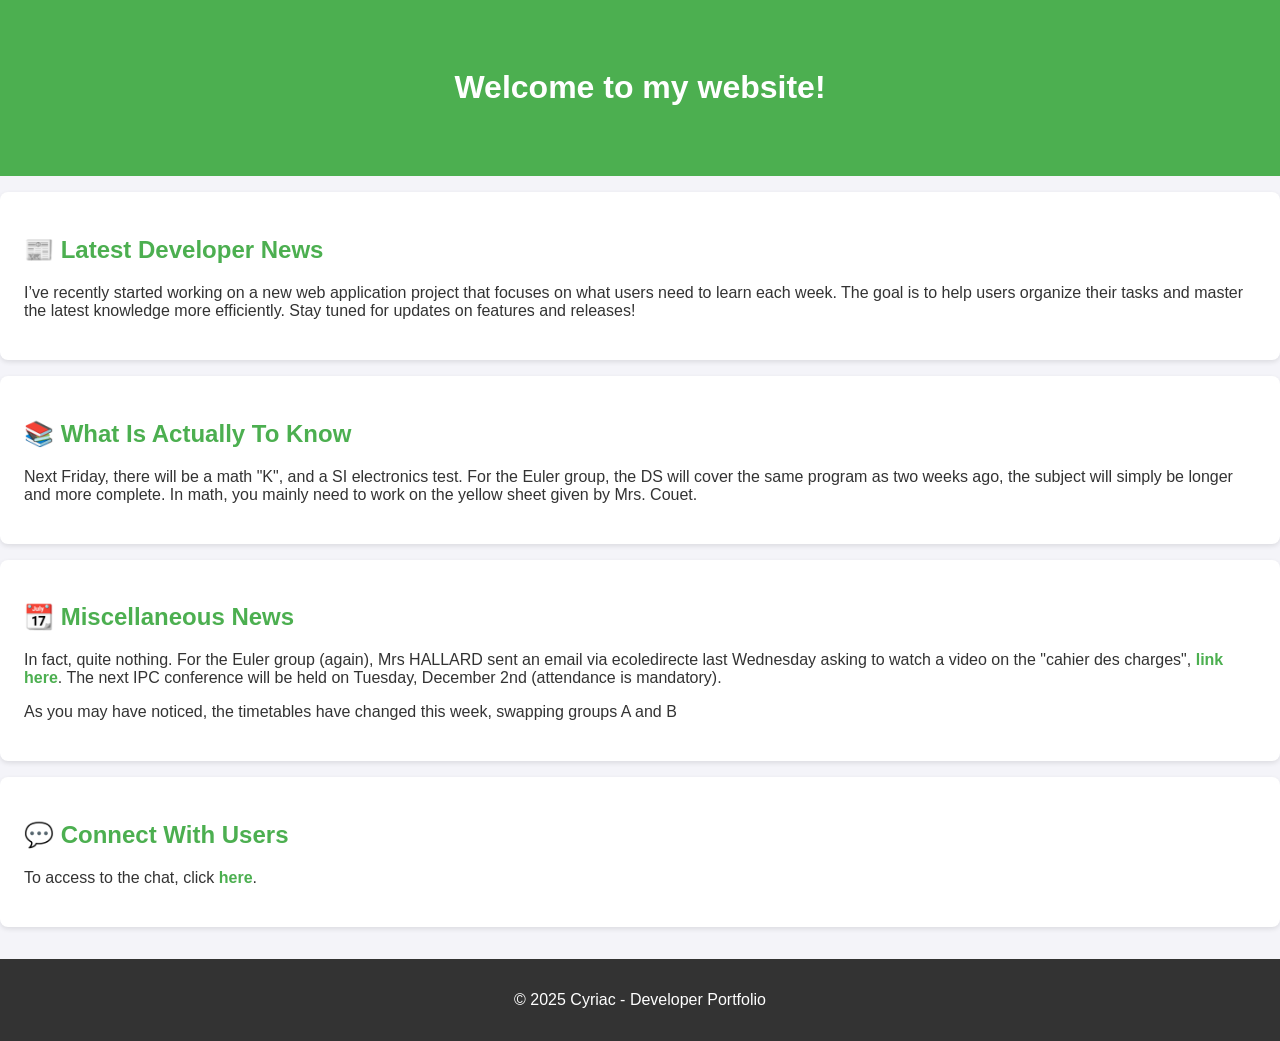
<file: test01.html>
<!DOCTYPE html>
<html>
<head>
  <meta charset="UTF-8">
  <meta name="viewport" content="width=device-width, initial-scale=1.0">
  <title>Cyriac's Website</title>
  <style>
    body {
      font-family: Arial, sans-serif;
      margin: 0;
      padding: 0;
      background: #f4f4f9;
      color: #333;
    }

    header {
      background: #4CAF50;
      color: white;
      padding: 3rem;
      text-align: center;
    }

    section {
      padding: 1.5rem;
      margin: 1rem auto;
      max-width: 1300px;
      background: white;
      border-radius: 8px;
      box-shadow: 0 2px 5px rgba(0,0,0,0.1);
    }

    h2 {
      color: #4CAF50;
      font-size: 1.5rem;
    }

    a {
      color: #4CAF50;
      text-decoration: none;
      font-weight: bold;
    }

    a:hover {
      text-decoration: underline;
    }

    footer {
      text-align: center;
      padding: 1rem;
      background: #333;
      color: white;
      margin-top: 2rem;
    }

    /* Responsive tweaks */
    @media (max-width: 600px) {
      header h1 {
        font-size: 1.5rem;
      }

      section {
        padding: 1rem;
        margin: 0.5rem;
      }

      h2 {
        font-size: 1.2rem;
      }

      p {
        font-size: 1rem;
      }
    }
  </style>
</head>
<body>

  <header>
    <h1>Welcome to my website!</h1>
  </header>

  <section>
    <h2>📰 Latest Developer News</h2>
    <p>I’ve recently started working on a new web application project that focuses on what users need to learn each week. 
    The goal is to help users organize their tasks and master the latest knowledge more efficiently. Stay tuned for updates on features and releases!</p>
  </section>

  <section>
    <h2>📚 What Is Actually To Know</h2>
    <p>Next Friday, there will be a math "K", and a SI electronics test.
    For the Euler group, the DS will cover the same program as two weeks ago, the subject will simply be longer and more complete.
    In math, you mainly need to work on the yellow sheet given by Mrs. Couet.</p>
  </section>

  <section>
    <h2>📆 Miscellaneous News</h2>
    <p>In fact, quite nothing. For the Euler group (again), Mrs HALLARD sent an email via ecoledirecte last Wednesday asking to watch a video on the "cahier des charges",
    <a href="https://www.youtube.com/watch?v=hLBbfZ5Af4s">link here</a>.
    The next IPC conference will be held on Tuesday, December 2nd (attendance is mandatory).</p><p>As you may have noticed, the timetables have changed this week, swapping groups A and B</p>
  </section>

  <section>
    <h2>💬 Connect With Users</h2>
    <p>To access to the chat, click <a href="https://chat-en-ligne.onrender.com/">here</a>.</p>
  </section>

  <footer>
    <p>&copy; 2025 Cyriac - Developer Portfolio</p>
  </footer>

</body>
</html>
</file>
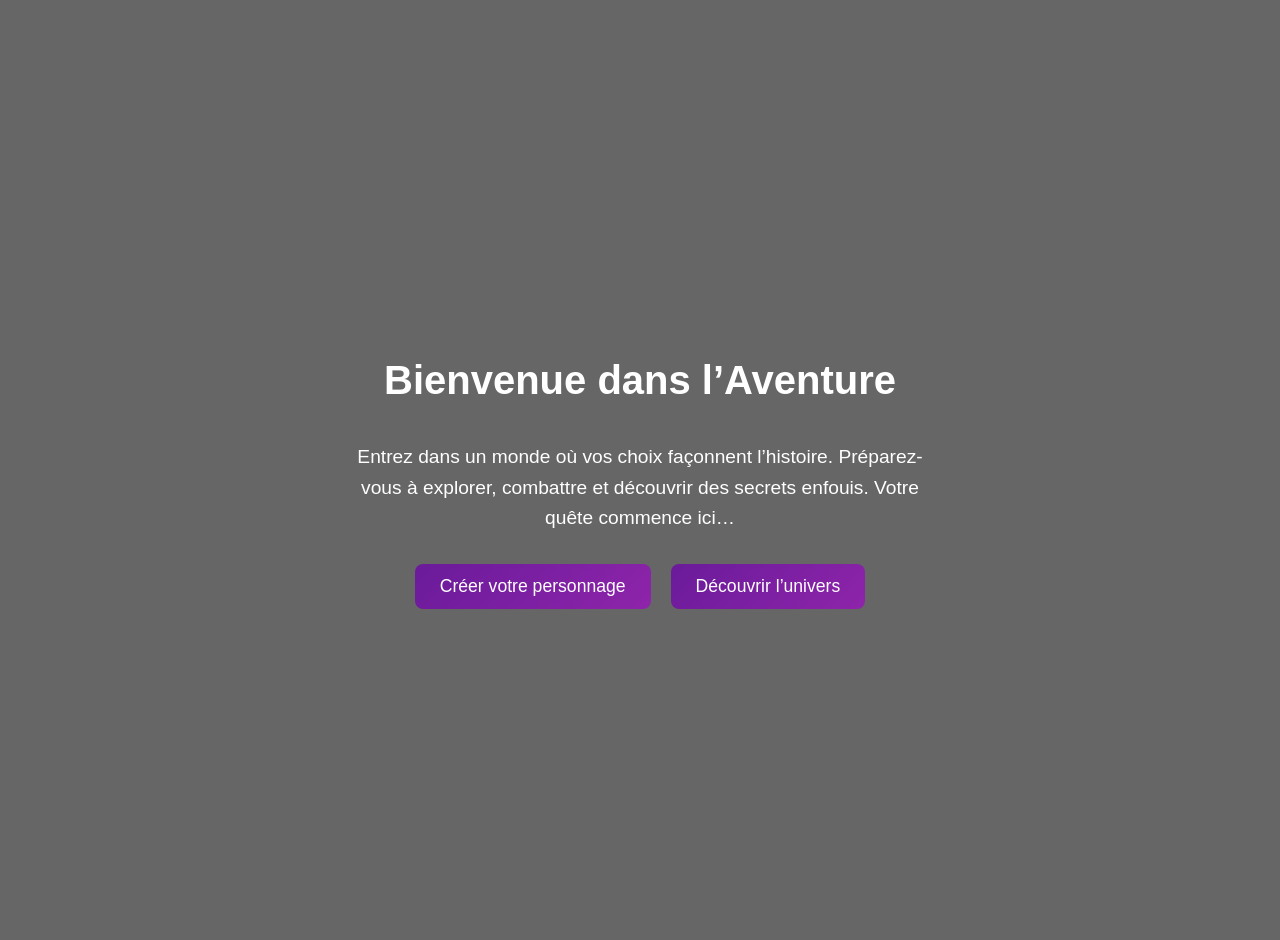
<file: test03.html>
<!DOCTYPE html>
<html lang="fr">
<head>
  <meta charset="UTF-8">
  <meta name="viewport" content="width=device-width, initial-scale=1.0">
  <title>Introduction au Jeu de Rôle</title>
  <style>
    body {
      margin: 0;
      padding: 0;
      font-family: 'Segoe UI', Tahoma, Geneva, Verdana, sans-serif;
      color: #fff;
      text-align: center;
      background: url('https://raw.githubusercontent.com/carl254917-netizen/ressources/main/Image_phi.jpg') no-repeat center center fixed;
      background-size: cover;
    }

    .overlay {
      background-color: rgba(0, 0, 0, 0.6);
      min-height: 100vh;
      display: flex;
      flex-direction: column;
      justify-content: center;
      align-items: center;
      padding: 20px;
    }

    h1 {
      font-size: 2.5em;
      margin-bottom: 20px;
    }

    p {
      max-width: 600px;
      font-size: 1.2em;
      line-height: 1.6;
      margin-bottom: 30px;
    }

    /* Conteneur des boutons côte à côte */
    .button-container {
      display: flex;
      gap: 20px; /* espace entre les boutons */
      flex-wrap: wrap; /* permet de passer en dessous si écran trop petit */
      justify-content: center;
    }

    .btn {
      padding: 12px 25px;
      font-size: 1.1em;
      color: #fff;
      background: linear-gradient(135deg, #6a1b9a, #8e24aa);
      border: none;
      border-radius: 8px;
      text-decoration: none;
      transition: transform 0.2s, background 0.3s;
    }

    .btn:hover {
      transform: scale(1.05);
      background: linear-gradient(135deg, #8e24aa, #ab47bc);
    }

    @media (max-width: 600px) {
      h1 {
        font-size: 1.8em;
      }
      p {
        font-size: 1em;
      }
      .button-container {
        flex-direction: column; /* sur smartphone, les boutons passent l’un sous l’autre */
        gap: 15px;
      }
      .btn {
        width: 80%;
        font-size: 1em;
      }
    }
  </style>
</head>
<body>
  <div class="overlay">
    <h1>Bienvenue dans l’Aventure</h1>
    <p>
      Entrez dans un monde où vos choix façonnent l’histoire. 
      Préparez-vous à explorer, combattre et découvrir des secrets enfouis. 
      Votre quête commence ici…
    </p>
    <div class="button-container">
      <a href="page-personnage.html" class="btn">Créer votre personnage</a>
      <a href="page-histoire.html" class="btn">Découvrir l’univers</a>
    </div>
  </div>
</body>
</html>
</file>
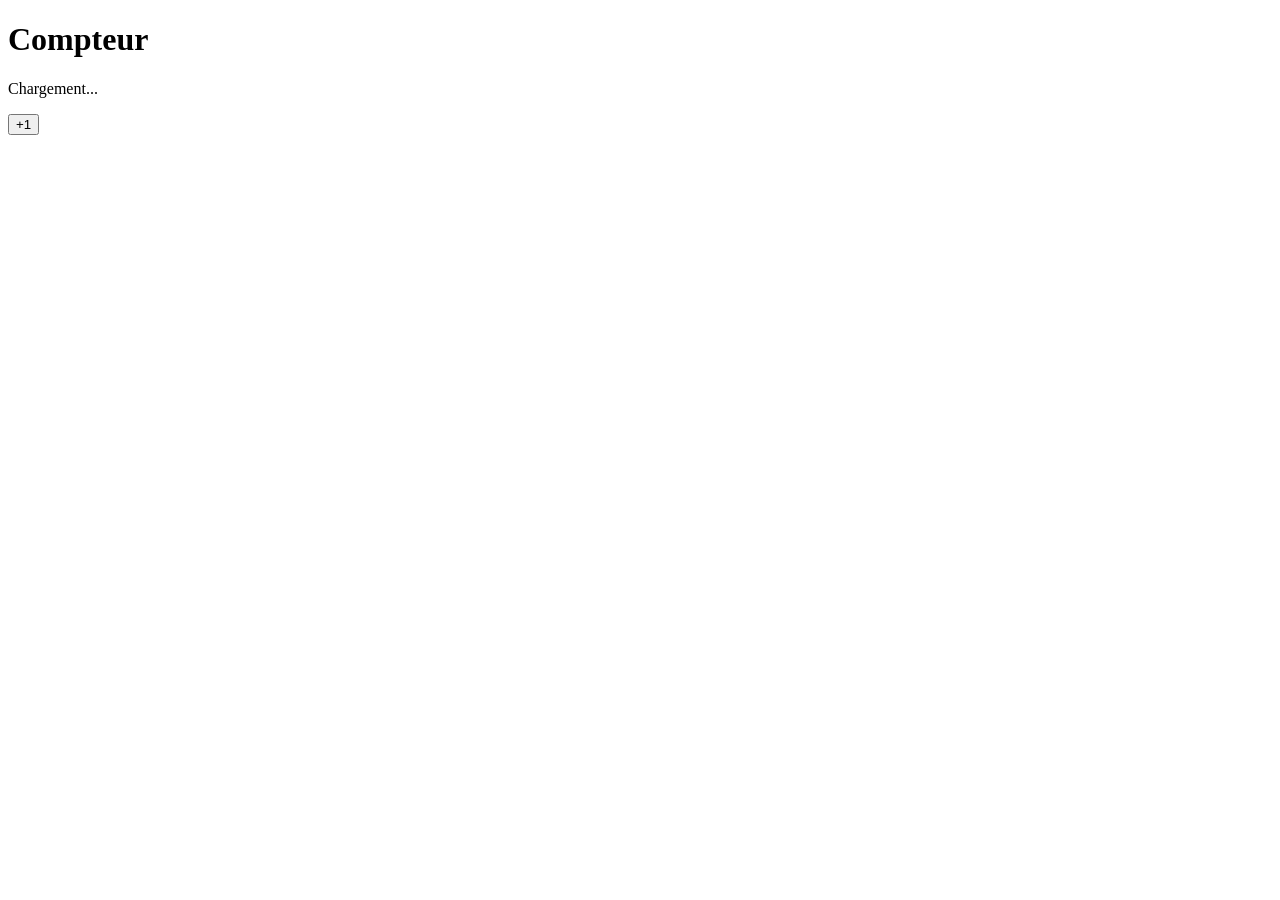
<file: WorldClick.html>
<!DOCTYPE html>
<html lang="fr">
<head>
  <meta charset="UTF-8">
  <title>Compteur Google Sheet</title>
</head>
<body>
  <h1>Compteur</h1>
  <p id="counter">Chargement...</p>
  <button id="increment">+1</button>

  <script>
    const API_URL = "https://script.google.com/macros/s/AKfycbyGBb8m9xaWBLoxnPmGvMdVvTQSMHLiSTuJJ1jSac2_MOgoejYkv-Z_DLP4S_Qzz1n5/exec"; // remplace par l'URL du déploiement

    async function loadValue() {
      const res = await fetch(API_URL);
      const value = await res.text();
      document.getElementById("counter").textContent = value;
    }

    async function incrementValue() {
      const res = await fetch(API_URL, { method: "POST" });
      const value = await res.text();
      document.getElementById("counter").textContent = value;
    }

    document.getElementById("increment").addEventListener("click", incrementValue);

    // Charger la valeur au démarrage
    loadValue();
  </script>
</body>
</html>
</file>
<file: Undercover/css/style.css>
:root {
  --bg: #eef2f4; --ink: #1c2a34; --muted: #5d6f7b;
  --accent: #2f6f73; --on-accent: #fff; --line: #cfd9de; --surface: #fff;
}
body.dark {
  --bg: #0f151b; --ink: #e8eef2; --muted: #8a9ba6;
  --accent: #7fb7b0; --on-accent: #0f151b; --line: #26333d; --surface: #18222b;
}
* { box-sizing: border-box; -webkit-tap-highlight-color: transparent; }
html, body { height: 100%; margin: 0; }
body {
  background: var(--bg); color: var(--ink);
  font-family: "Avenir Next", "Segoe UI", system-ui, sans-serif;
  transition: background .25s, color .25s;
}
.screen {
  min-height: 100dvh; width: 100%; max-width: 440px; margin: 0 auto;
  padding: max(20px, env(safe-area-inset-top)) 20px max(24px, env(safe-area-inset-bottom));
  display: flex; flex-direction: column; align-items: center; gap: 28px; text-align: center;
}
#player, #word, #end { justify-content: center; }
[hidden] { display: none !important; }

h1 { font-size: clamp(2rem, 9vw, 2.8rem); letter-spacing: -.02em; margin: 0; font-weight: 800; }
h2 { font-size: 1rem; font-weight: 600; color: var(--muted); margin: 0 0 12px; }
section { width: 100%; }

.topbar { width: 100%; display: flex; justify-content: flex-end; }
.langs { display: flex; border: 1.5px solid var(--line); border-radius: 12px; overflow: hidden; background: var(--surface); }
.lang { border: 0; background: none; color: var(--muted); font: inherit; font-weight: 700; padding: 10px 14px; min-width: 48px; cursor: pointer; }
.lang.active { background: var(--accent); color: var(--on-accent); }

.themes { display: flex; flex-direction: column; gap: 10px; }
.theme {
  width: 100%; min-height: 56px; border-radius: 14px; font: inherit; font-size: 1.05rem; font-weight: 600;
  background: var(--surface); color: var(--ink); border: 2px solid var(--line); cursor: pointer;
  transition: border-color .15s, background .15s, color .15s;
}
.theme.on { background: var(--accent); border-color: var(--accent); color: var(--on-accent); }

.wheel {
  display: flex; overflow-x: auto; scroll-snap-type: x mandatory; scrollbar-width: none;
  background: var(--surface); border: 2px solid var(--line); border-radius: 14px;
  -webkit-overflow-scrolling: touch; overscroll-behavior-x: contain;
}
.wheel::-webkit-scrollbar { display: none; }
.wheel::before, .wheel::after { content: ""; flex: 0 0 calc(50% - 36px); }
.wheel-item {
  flex: 0 0 72px; height: 64px; scroll-snap-align: center; border: 0; background: none;
  font: inherit; font-size: 1.4rem; font-weight: 600; color: var(--muted); cursor: pointer;
  transition: color .15s, transform .15s;
}
.wheel-item.active { color: var(--accent); font-weight: 800; transform: scale(1.35); }

.btn {
  width: 100%; min-height: 60px; border-radius: 16px; border: 2px solid transparent;
  font: inherit; font-size: 1.15rem; font-weight: 700; cursor: pointer;
}
.btn.primary { background: var(--accent); color: var(--on-accent); }
.btn.secondary { background: transparent; color: var(--ink); border-color: var(--line); }
.btn:active:not(:disabled) { transform: scale(.98); }
.btn:disabled { opacity: .35; cursor: not-allowed; }
#start { margin-top: auto; }

.word { font-size: clamp(2.2rem, 12vw, 3.4rem); font-weight: 800; margin: 0; word-break: break-word; }
.error { color: #b3423a; margin: 0; }
button:focus-visible { outline: 3px solid var(--accent); outline-offset: 3px; }
@media (prefers-reduced-motion: reduce) { * { transition: none !important; } }
</file>
